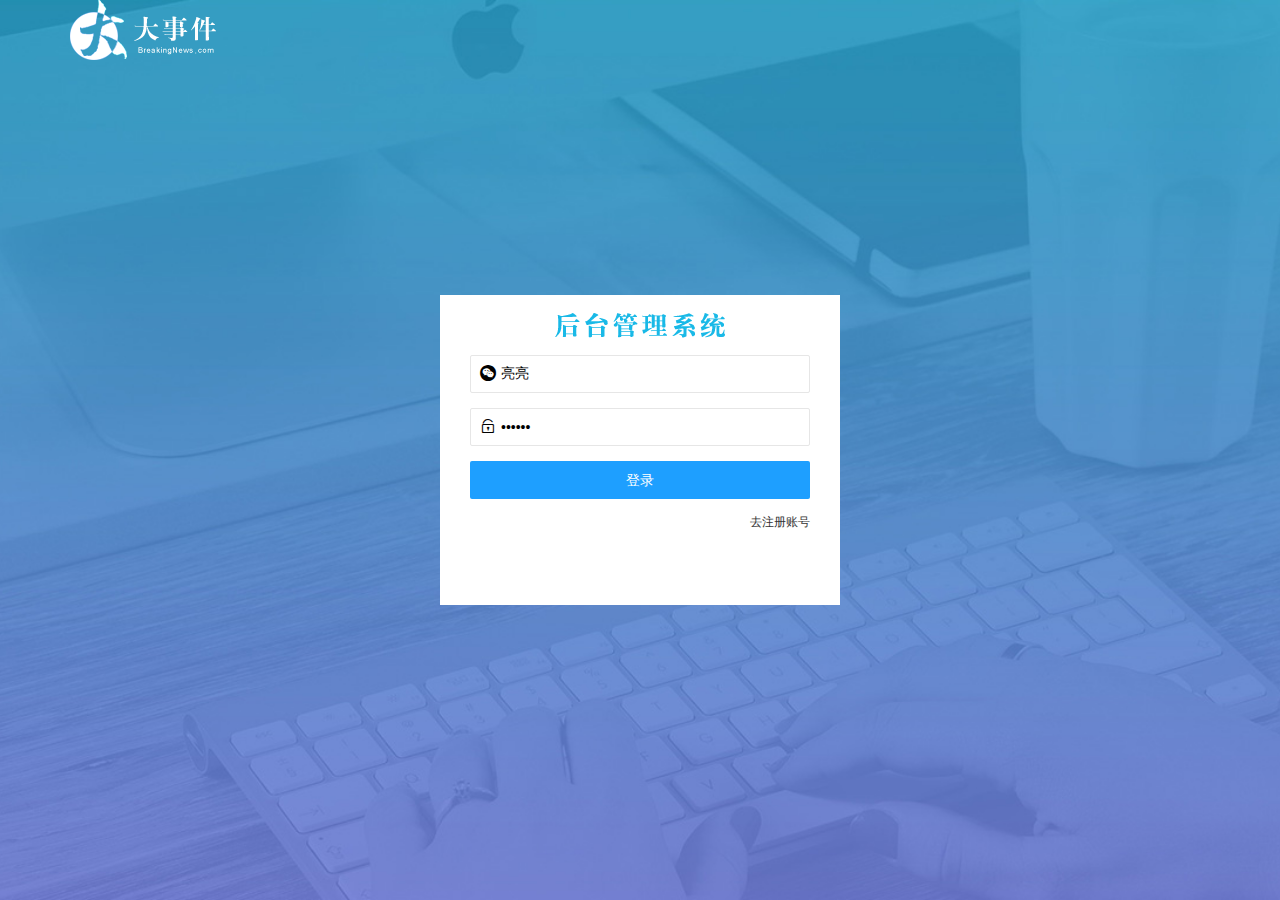
<file: login.html>
<!DOCTYPE html>
<html lang="en">

<head>
    <meta charset="UTF-8">
    <meta name="viewport" content="width=device-width, initial-scale=1.0">
    <title>登录</title>
    <link rel="stylesheet" href="./assets/lib/layui/css/layui.css">
    <link rel="stylesheet" href="./assets/css/login.css">
</head>

<body>
    <!-- 头部logo区域 -->
    <div class="layui-main">
        <img src="./assets/images/logo.png" alt="">
    </div>

    <!-- 登录区域 -->
    <div class="loginAndRegBox">
        <!-- 登录顶部图片天 -->
        <div class="title-box"></div>
        <!-- 登录的div -->
        <div class="login-box">
            <!-- 登录表单 -->
            <form class="layui-form" id="form_login">
                <!-- 用户名 -->
                <div class="layui-form-item">
                    <i class="layui-icon layui-icon-login-wechat"></i>
                    <input value="亮亮" type="text" name="username" required lay-verify="required" placeholder="请输入账号"
                        autocomplete="off" class="layui-input">
                </div>
                <!-- 密码 -->
                <div class="layui-form-item">
                    <i class="layui-icon layui-icon-password"></i>
                    <input value="111111" type="password" name="password" required lay-verify="required|pwd"
                        placeholder="请输入密码" autocomplete="off" class="layui-input">
                </div>
                <!-- 登录按钮 -->
                <div class="layui-form-item">
                    <!-- 注意：表单提交按钮和普通按钮的区别，就是 lay-submit 属性 -->
                    <button class="layui-btn layui-btn-fluid layui-btn-normal" lay-submit>登录</button>
                </div>
                <!-- 切换按钮 -->
                <div class="layui-form-item links">
                    <a href="javascript:;" id="link_reg">去注册账号</a>
                </div>

            </form>
        </div>
        <!-- 注册的div -->
        <div class="reg-box">
            <!-- 注册表单 -->
            <form class="layui-form" id="form_reg">
                <!-- 用户名 -->
                <div class="layui-form-item">
                    <i class="layui-icon layui-icon-release"></i>
                    <input type="text" name="username" required lay-verify="required" placeholder="请输入账号"
                        autocomplete="off" class="layui-input">
                </div>
                <!-- 密码 -->
                <div class="layui-form-item">
                    <i class="layui-icon layui-icon-password"></i>
                    <input id="reg-pwd" type="password" name="password" required lay-verify="required|pwd"
                        placeholder="请输入密码" autocomplete="off" class="layui-input">
                </div>
                <!-- 密码确认框 -->
                <div class="layui-form-item">
                    <i class="layui-icon layui-icon-password"></i>
                    <input type="password" name="password" required lay-verify="required|pwd|repwd" placeholder="再次确认密码"
                        autocomplete="off" class="layui-input">
                </div>
                <!-- 注册按钮 -->
                <div class="layui-form-item">
                    <!-- 注意：表单提交按钮和普通按钮的区别，就是 lay-submit 属性 -->
                    <button class="layui-btn layui-btn-fluid layui-btn-normal" lay-submit>注册</button>
                </div>
                <!-- 切换按钮 -->
                <div class="layui-form-item links">
                    <a href="javascript:;" id="link_login">去登录</a>
                </div>
            </form>
        </div>
    </div>
    <!-- 引入 layui.all.js -->
    <script src="./assets\lib\layui\layui.all.js"></script>
    <!-- 导入jqreuy -->
    <script src="./assets/lib/jquery.js"></script>
    <!-- jquery之后 自己逻辑之前 引入公共的路径过滤 -->
    <script src="./assets/js/baseAPI.js"></script>
    <!-- 引入登录页面逻辑 -->
    <script src="./assets/js/login.js"></script>
</body>

</html>
</file>
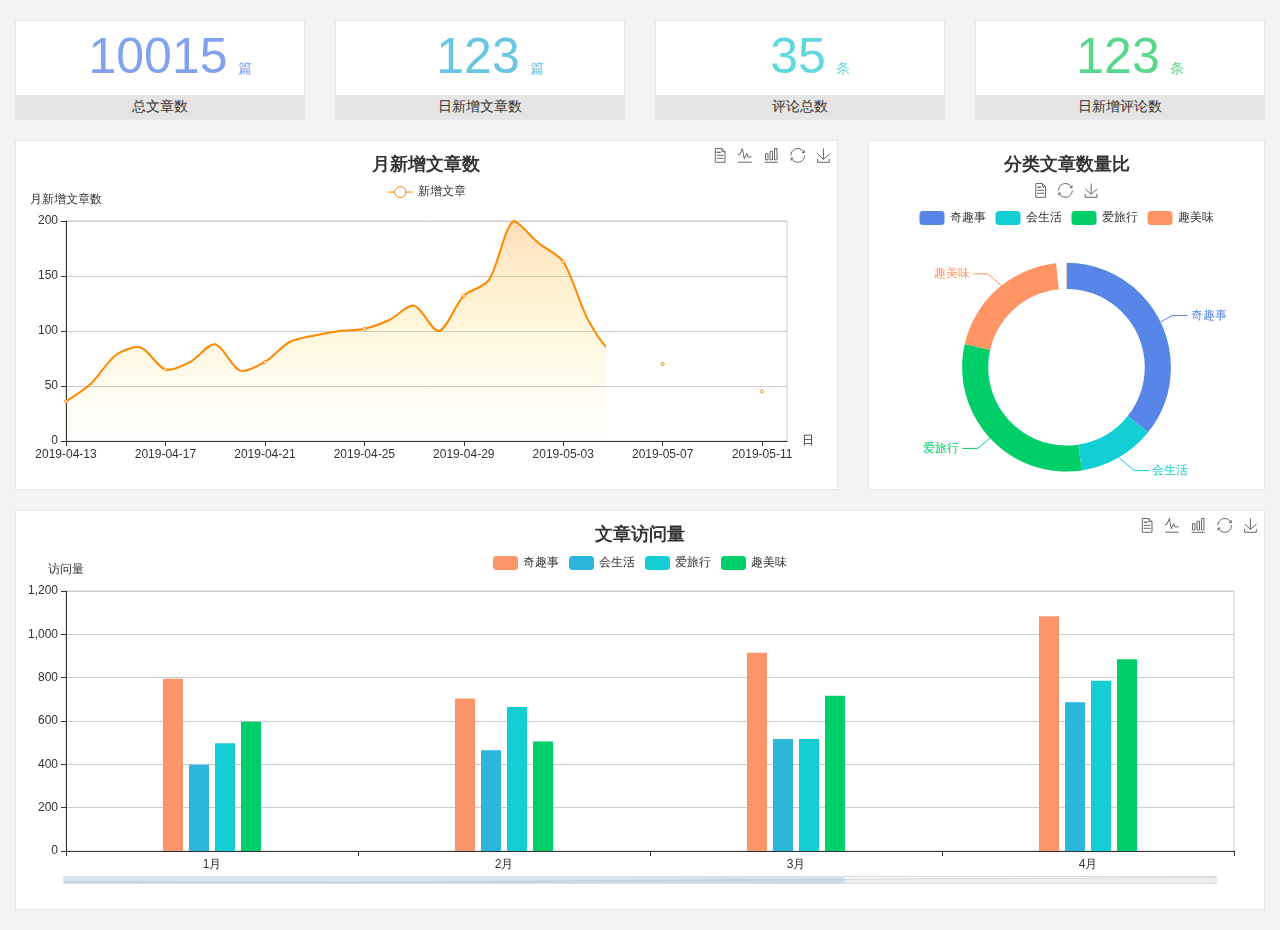
<file: home/dashboard.html>
<!DOCTYPE html>
<html lang="en">

<head>
  <meta charset="UTF-8">
  <meta name="viewport" content="width=device-width, initial-scale=1.0">
  <meta http-equiv="X-UA-Compatible" content="ie=edge">
  <title>图表统计</title>
  <link rel="stylesheet" href="../../assets/lib/bootstrap.css" />
  <link rel="stylesheet" href="../../assets/lib/main.css" />
  <script src="../../assets/lib/jquery.js"></script>
  <script type="text/javascript" src="../../assets/lib/echarts.min.js"></script>
</head>

<body>
  <div class="container-fluid">
    <div class="row spannel_list">
      <div class="col-sm-3 col-xs-6">
        <div class="spannel">
          <em>10015</em><span>篇</span>
          <b>总文章数</b>
        </div>
      </div>
      <div class="col-sm-3 col-xs-6">
        <div class="spannel scolor01">
          <em>123</em><span>篇</span>
          <b>日新增文章数</b>
        </div>
      </div>
      <div class="col-sm-3 col-xs-6">
        <div class="spannel scolor02">
          <em>35</em><span>条</span>
          <b>评论总数</b>
        </div>
      </div>
      <div class="col-sm-3 col-xs-6">
        <div class="spannel scolor03">
          <em>123</em><span>条</span>
          <b>日新增评论数</b>
        </div>
      </div>
    </div>
  </div>

  <div class="container-fluid">
    <div class="row curve-pie">
      <div class="col-lg-8 col-md-8">
        <div class="gragh_pannel" id="curve_show"></div>
      </div>
      <div class="col-lg-4 col-md-4">
        <div class="gragh_pannel" id="pie_show"></div>
      </div>
    </div>
  </div>

  <div class="container-fluid">
    <div class="column_pannel" id="column_show"></div>
  </div>

  <script>
    var oChart = echarts.init(document.getElementById('curve_show'));
    var aList_all = [
      { 'count': 36, 'date': '2019-04-13' },
      { 'count': 52, 'date': '2019-04-14' },
      { 'count': 78, 'date': '2019-04-15' },
      { 'count': 85, 'date': '2019-04-16' },
      { 'count': 65, 'date': '2019-04-17' },
      { 'count': 72, 'date': '2019-04-18' },
      { 'count': 88, 'date': '2019-04-19' },
      { 'count': 64, 'date': '2019-04-20' },
      { 'count': 72, 'date': '2019-04-21' },
      { 'count': 90, 'date': '2019-04-22' },
      { 'count': 96, 'date': '2019-04-23' },
      { 'count': 100, 'date': '2019-04-24' },
      { 'count': 102, 'date': '2019-04-25' },
      { 'count': 110, 'date': '2019-04-26' },
      { 'count': 123, 'date': '2019-04-27' },
      { 'count': 100, 'date': '2019-04-28' },
      { 'count': 132, 'date': '2019-04-29' },
      { 'count': 146, 'date': '2019-04-30' },
      { 'count': 200, 'date': '2019-05-01' },
      { 'count': 180, 'date': '2019-05-02' },
      { 'count': 163, 'date': '2019-05-03' },
      { 'count': 110, 'date': '2019-05-04' },
      { 'count': 80, 'date': '2019-05-05' },
      { 'count': 82, 'date': '2019-05-06' },
      { 'count': 70, 'date': '2019-05-07' },
      { 'count': 65, 'date': '2019-05-08' },
      { 'count': 54, 'date': '2019-05-09' },
      { 'count': 40, 'date': '2019-05-10' },
      { 'count': 45, 'date': '2019-05-11' },
      { 'count': 38, 'date': '2019-05-12' },
    ];

    let aCount = [];
    let aDate = [];

    for (var i = 0; i < aList_all.length; i++) {
      aCount.push(aList_all[i].count);
      aDate.push(aList_all[i].date);
    }

    var chartopt = {
      title: {
        text: '月新增文章数',
        left: 'center',
        top: '10'
      },
      tooltip: {
        trigger: 'axis'
      },
      legend: {
        data: ['新增文章'],
        top: '40'
      },
      toolbox: {
        show: true,
        feature: {
          mark: { show: true },
          dataView: { show: true, readOnly: false },
          magicType: { show: true, type: ['line', 'bar'] },
          restore: { show: true },
          saveAsImage: { show: true }
        }
      },
      calculable: true,
      xAxis: [
        {
          name: '日',
          type: 'category',
          boundaryGap: false,
          data: aDate
        }
      ],
      yAxis: [
        {
          name: '月新增文章数',
          type: 'value'
        }
      ],
      series: [
        {
          name: '新增文章',
          type: 'line',
          smooth: true,
          itemStyle: { normal: { areaStyle: { type: 'default' }, color: '#f80' }, lineStyle: { color: '#f80' } },
          data: aCount
        }],
      areaStyle: {
        normal: {
          color: new echarts.graphic.LinearGradient(0, 0, 0, 1, [{
            offset: 0,
            color: 'rgba(255,136,0,0.39)'
          }, {
            offset: .34,
            color: 'rgba(255,180,0,0.25)'
          }, {
            offset: 1,
            color: 'rgba(255,222,0,0.00)'
          }])

        }
      },
      grid: {
        show: true,
        x: 50,
        x2: 50,
        y: 80,
        height: 220
      }
    };

    oChart.setOption(chartopt);


    var oPie = echarts.init(document.getElementById('pie_show'));
    var oPieopt =
    {
      title: {
        top: 10,
        text: '分类文章数量比',
        x: 'center'
      },
      tooltip: {
        trigger: 'item',
        formatter: "{a} <br/>{b} : {c} ({d}%)"
      },
      color: ['#5885e8', '#13cfd5', '#00ce68', '#ff9565'],
      legend: {
        x: 'center',
        top: 65,
        data: ['奇趣事', '会生活', '爱旅行', '趣美味']
      },
      toolbox: {
        show: true,
        x: 'center',
        top: 35,
        feature: {
          mark: { show: true },
          dataView: { show: true, readOnly: false },
          magicType: {
            show: true,
            type: ['pie', 'funnel'],
            option: {
              funnel: {
                x: '25%',
                width: '50%',
                funnelAlign: 'left',
                max: 1548
              }
            }
          },
          restore: { show: true },
          saveAsImage: { show: true }
        }
      },
      calculable: true,
      series: [
        {
          name: '访问来源',
          type: 'pie',
          radius: ['45%', '60%'],
          center: ['50%', '65%'],
          data: [
            { value: 300, name: '奇趣事' },
            { value: 100, name: '会生活' },
            { value: 260, name: '爱旅行' },
            { value: 180, name: '趣美味' }
          ]
        }
      ]
    };
    oPie.setOption(oPieopt);



    var oColumn = this.echarts.init(document.getElementById('column_show'));
    var oColumnopt =
    {
      title: {
        text: '文章访问量',
        left: 'center',
        top: '10'
      },
      tooltip: {
        trigger: 'axis'
      },
      legend: {
        data: ['奇趣事', '会生活', '爱旅行', '趣美味'],
        top: '40'
      },
      toolbox: {
        show: true,
        feature: {
          mark: { show: true },
          dataView: { show: true, readOnly: false },
          magicType: { show: true, type: ['line', 'bar'] },
          restore: { show: true },
          saveAsImage: { show: true }
        }
      },
      calculable: true,
      xAxis: [
        {
          type: 'category',
          data: ['1月', '2月', '3月', '4月', '5月']
        }
      ],
      yAxis: [
        {
          name: '访问量',
          type: 'value'
        }
      ],
      series: [
        {
          name: '奇趣事',
          type: 'bar',
          barWidth: 20,
          itemStyle: {
            normal: { areaStyle: { type: 'default' }, color: '#fd956a' }
          },
          data: [800, 708, 920, 1090, 1200]
        },
        {
          name: '会生活',
          type: 'bar',
          barWidth: 20,
          itemStyle: {
            normal: { areaStyle: { type: 'default' }, color: '#2bb6db' }
          },
          data: [400, 468, 520, 690, 800]
        },
        {
          name: '爱旅行',
          type: 'bar',
          barWidth: 20,
          itemStyle: {
            normal: { areaStyle: { type: 'default' }, color: '#13cfd5' }
          },
          data: [500, 668, 520, 790, 900]
        },
        {
          name: '趣美味',
          type: 'bar',
          barWidth: 20,
          itemStyle: {
            normal: { areaStyle: { type: 'default' }, color: '#00ce68' }
          },
          data: [600, 508, 720, 890, 1000]
        }
      ],
      grid: {
        show: true,
        x: 50,
        x2: 30,
        y: 80,
        height: 260
      },
      dataZoom: [//给x轴设置滚动条
        {
          start: 0,//默认为0
          end: 100 - 1000 / 31,//默认为100
          type: 'slider',
          show: true,
          xAxisIndex: [0],
          handleSize: 0,//滑动条的 左右2个滑动条的大小
          height: 8,//组件高度
          left: 45, //左边的距离
          right: 50,//右边的距离
          bottom: 26,//右边的距离
          handleColor: '#ddd',//h滑动图标的颜色
          handleStyle: {
            borderColor: "#cacaca",
            borderWidth: "1",
            shadowBlur: 2,
            background: "#ddd",
            shadowColor: "#ddd",
          }
        }]
    };
    oColumn.setOption(oColumnopt);
  </script>
</body>

</html>
</file>
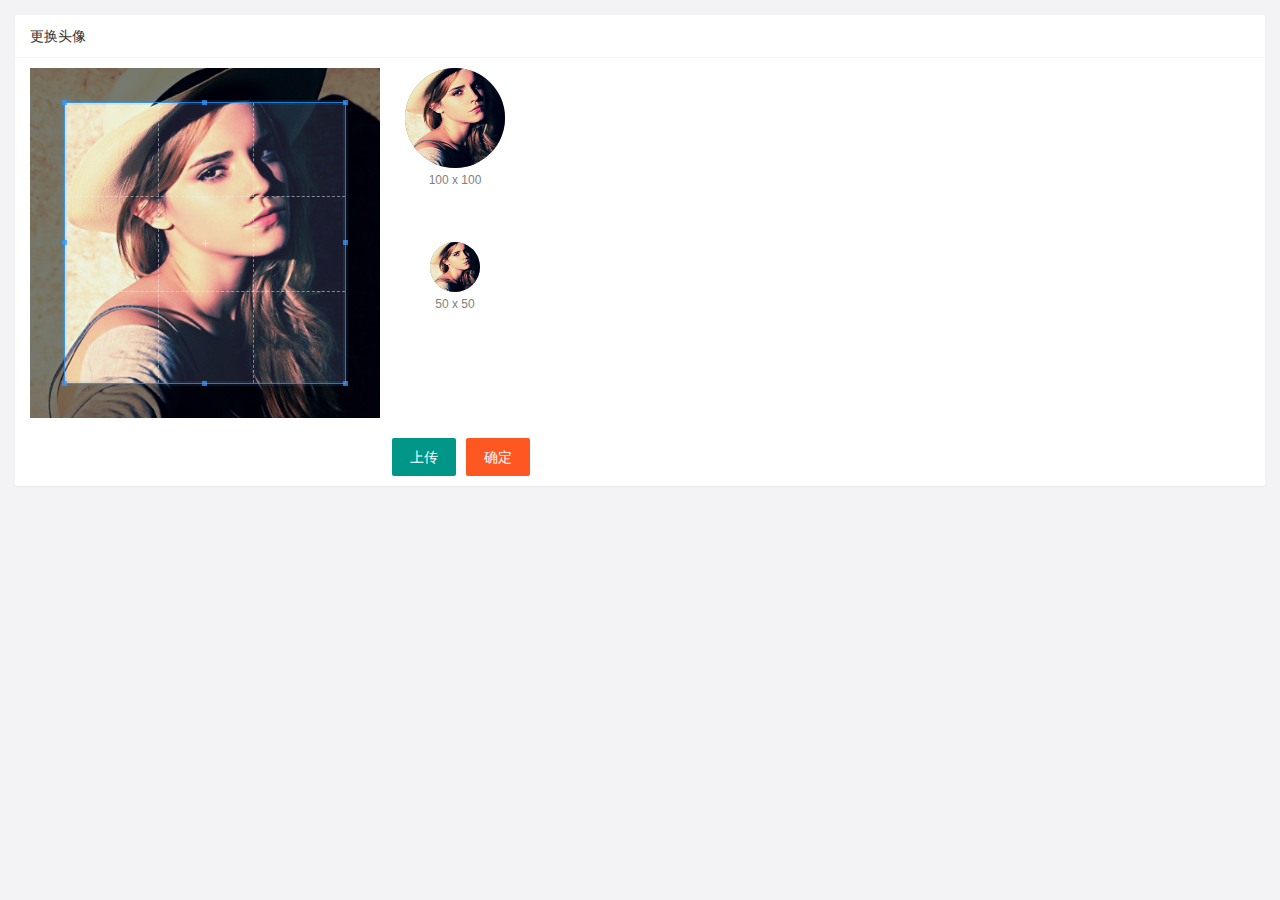
<file: user/user_avatat.html>
<!DOCTYPE html>
<html lang="en">

<head>
    <meta charset="UTF-8">
    <meta name="viewport" content="width=device-width, initial-scale=1.0">
    <title>Document</title>
    <!-- 导入layui的样式 -->
    <link rel="stylesheet" href="../assets/lib/layui/css/layui.css">
    <link rel="stylesheet" href="../assets/lib/cropper/cropper.css">
    <!-- 导入自己的css -->
    <link rel="stylesheet" href="../assets/css/user/user_avatar.css">
</head>

<body>
    <!-- 卡片区域 -->
    <div class="layui-card">
        <div class="layui-card-header">更换头像</div>
        <div class="layui-card-body">
            <!-- 表单 -->
            <!-- 第一行的图片裁剪和预览区域 -->
            <div class="row1">
                <!-- 图片裁剪区域 -->
                <div class="cropper-box">
                    <!-- 这个 img 标签很重要，将来会把它初始化为裁剪区域 -->
                    <img id="image" src="/assets/images/sample.jpg" />
                </div>
                <!-- 图片的预览区域 -->
                <div class="preview-box">
                    <div>
                        <!-- 宽高为 100px 的预览区域 -->
                        <div class="img-preview w100"></div>
                        <p class="size">100 x 100</p>
                    </div>
                    <div>
                        <!-- 宽高为 50px 的预览区域 -->
                        <div class="img-preview w50"></div>
                        <p class="size">50 x 50</p>
                    </div>
                </div>
            </div>

            <!-- 第二行的按钮区域 -->
            <div class="row2">
                <!-- 通过 accept 属性，可以指定，允许用户选择什么类型的文件 -->
                <input type="file" id="file" accept="image/png,image/jpeg">
                <button type="button" class="layui-btn" id="btnChooseImage">上传</button>
                <button type="button" class="layui-btn layui-btn-danger" id="btnUpload">确定</button>
            </div>
        </div>
    </div>

    <script src="../assets/lib/layui/layui.all.js"></script>
    <script src="../assets/lib/jquery.js"></script>
    <script src="../assets/lib/cropper/Cropper.js"></script>
    <script src="../assets/lib/cropper/jquery-cropper.js"></script>
    <script src="../assets/js/baseAPI.js"></script>
    <script src="../assets/js/user/user_avatar.js"></script>
</body>

</html>
</file>
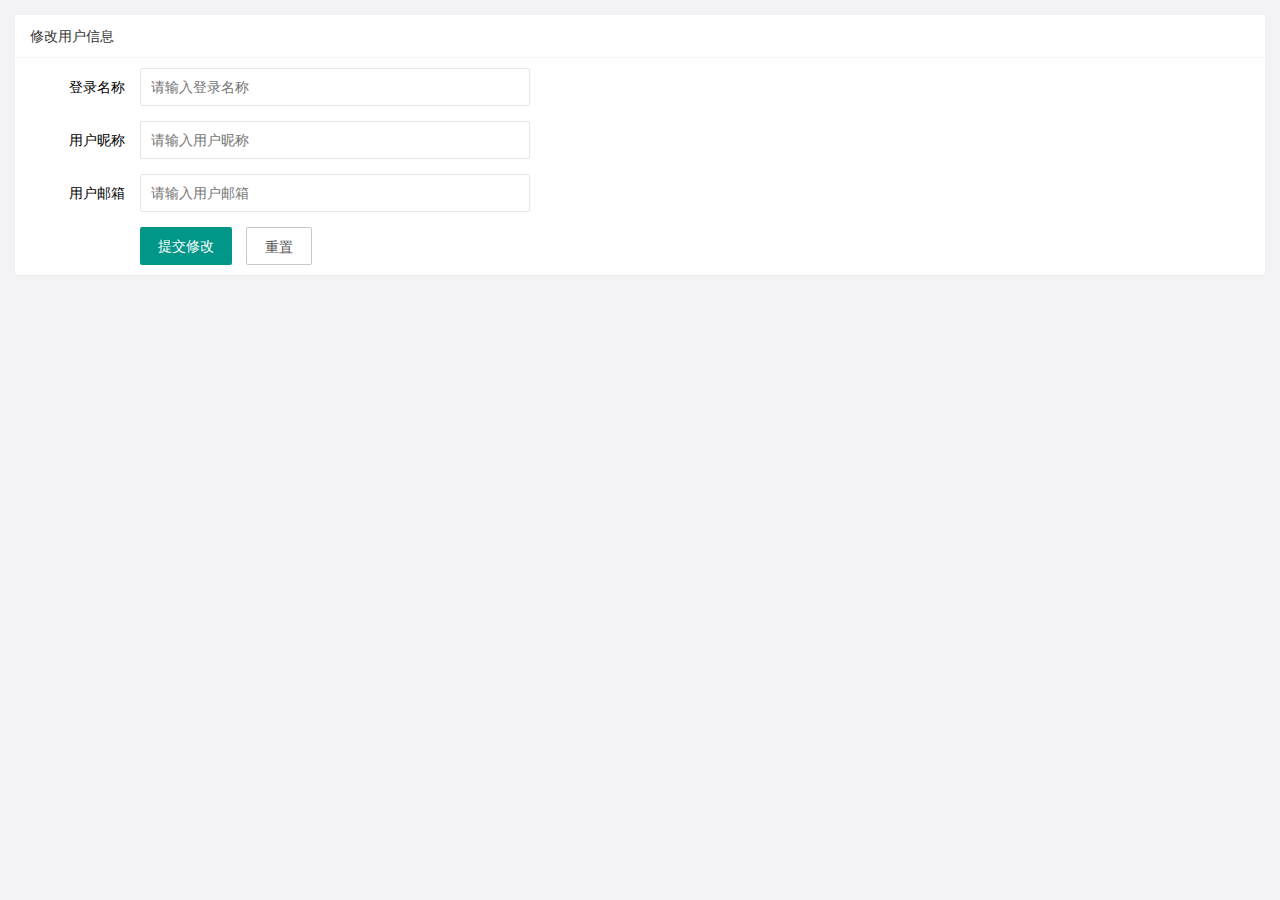
<file: user/user_info.html>
<!DOCTYPE html>
<html lang="en">

<head>
    <meta charset="UTF-8">
    <meta name="viewport" content="width=device-width, initial-scale=1.0">
    <title>Document</title>
    <!-- 导入layui的样式 -->
    <link rel="stylesheet" href="../assets/lib/layui/css/layui.css">
    <!-- 导入自己的css -->
    <link rel="stylesheet" href="../assets/css/user/user_info.css">
</head>

<body>
    <!-- 卡片区域 -->
    <div class="layui-card">
        <div class="layui-card-header">修改用户信息</div>
        <div class="layui-card-body">
            <!-- 表单 -->
            <form class="layui-form" lay-filter="formUserInfo">
                <!-- 隐藏域 -->
                <input type="hidden" name="id" value="">
                <div class="layui-form-item">
                    <label class="layui-form-label">登录名称</label>
                    <div class="layui-input-block">
                        <input type="text" name="username" required lay-verify="required" placeholder="请输入登录名称"
                            autocomplete="off" class="layui-input" readonly>
                    </div>
                </div>
                <div class="layui-form-item">
                    <label class="layui-form-label">用户昵称</label>
                    <div class="layui-input-block">
                        <input type="text" name="nickname" required lay-verify="required|nickname" placeholder="请输入用户昵称"
                            autocomplete="off" class="layui-input">
                    </div>
                </div>
                <div class="layui-form-item">
                    <label class="layui-form-label">用户邮箱</label>
                    <div class="layui-input-block">
                        <input type="text" name="email" required lay-verify="required|email" placeholder="请输入用户邮箱"
                            autocomplete="off" class="layui-input">
                    </div>
                </div>
                <div class="layui-input-block">
                    <button class="layui-btn" lay-submit lay-filter="formDemo">提交修改</button>
                    <button type="reset" id="btnReset" class="layui-btn layui-btn-primary">重置</button>
                </div>
            </form>
        </div>
    </div>


    <!-- 导入layui的js -->
    <script src="../assets/lib/layui/layui.all.js"></script>
    <!-- 导入jqreuy.js -->
    <script src="../assets/lib/jquery.js"></script>
    <!-- 导入自己封装的baseAPI.js -->
    <script src="../assets/js/baseAPI.js"></script>
    <!-- 导入自己的js -->
    <script src="../assets/js/user/user_info.js"></script>
</body>

</html>
</file>
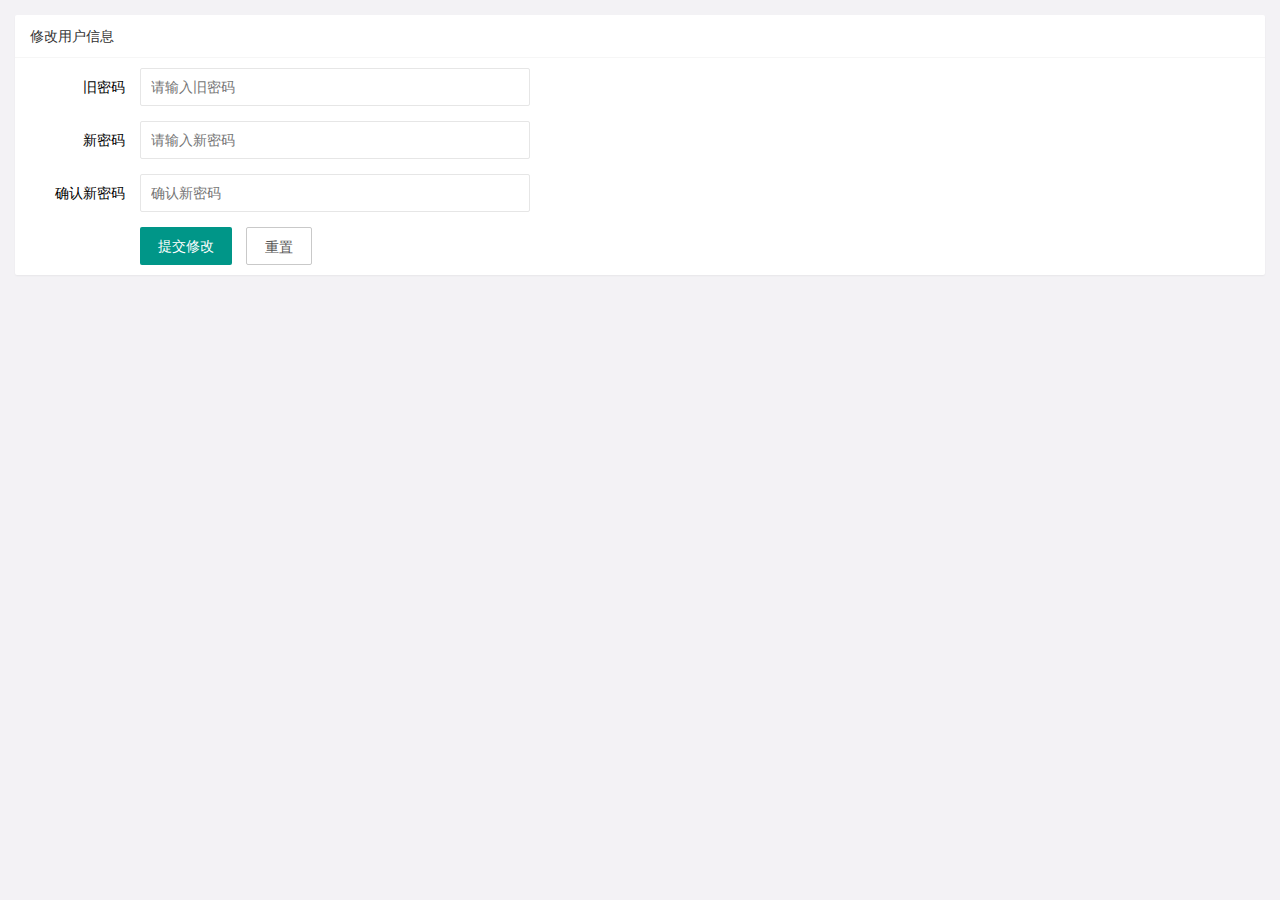
<file: user/user_pwd.html>
<!DOCTYPE html>
<html lang="en">

<head>
    <meta charset="UTF-8">
    <meta name="viewport" content="width=device-width, initial-scale=1.0">
    <title>Document</title>
    <!-- 导入layui的样式 -->
    <link rel="stylesheet" href="../assets/lib/layui/css/layui.css">
    <!-- 导入自己的css -->
    <link rel="stylesheet" href="../assets/css/user/user_pwd.css">
</head>

<body>
    <!-- 卡片区域 -->
    <div class="layui-card">
        <div class="layui-card-header">修改用户信息</div>
        <div class="layui-card-body">
            <!-- 表单 -->
            <form class="layui-form">
                <div class="layui-form-item">
                    <label class="layui-form-label">旧密码</label>
                    <div class="layui-input-block">
                        <input type="password" name="oldPwd" required lay-verify="required|pwd" placeholder="请输入旧密码"
                            autocomplete="off" class="layui-input">
                    </div>
                </div>
                <div class="layui-form-item">
                    <label class="layui-form-label">新密码</label>
                    <div class="layui-input-block">
                        <input type="password" name="newPwd" required lay-verify="required|pwd|samePwd"
                            placeholder="请输入新密码" autocomplete="off" class="layui-input">
                    </div>
                </div>
                <div class="layui-form-item">
                    <label class="layui-form-label">确认新密码</label>
                    <div class="layui-input-block">
                        <input type="password" name="rePwd" required lay-verify="required|pwd|rePwd" placeholder="确认新密码"
                            autocomplete="off" class="layui-input">
                    </div>
                </div>
                <div class="layui-input-block">
                    <button class="layui-btn" lay-submit lay-filter="formDemo">提交修改</button>
                    <button type="reset" id="btnReset" class="layui-btn layui-btn-primary">重置</button>
                </div>
            </form>
        </div>
    </div>


    <!-- 导入layui的js -->
    <script src="../assets/lib/layui/layui.all.js"></script>
    <!-- 导入jqreuy.js -->
    <script src="../assets/lib/jquery.js"></script>
    <!-- 导入自己封装的baseAPI.js -->
    <script src="../assets/js/baseAPI.js"></script>
    <!-- 导入自己的js -->
    <script src="../assets/js/user/user_pwd.js"></script>
</body>

</html>
</file>
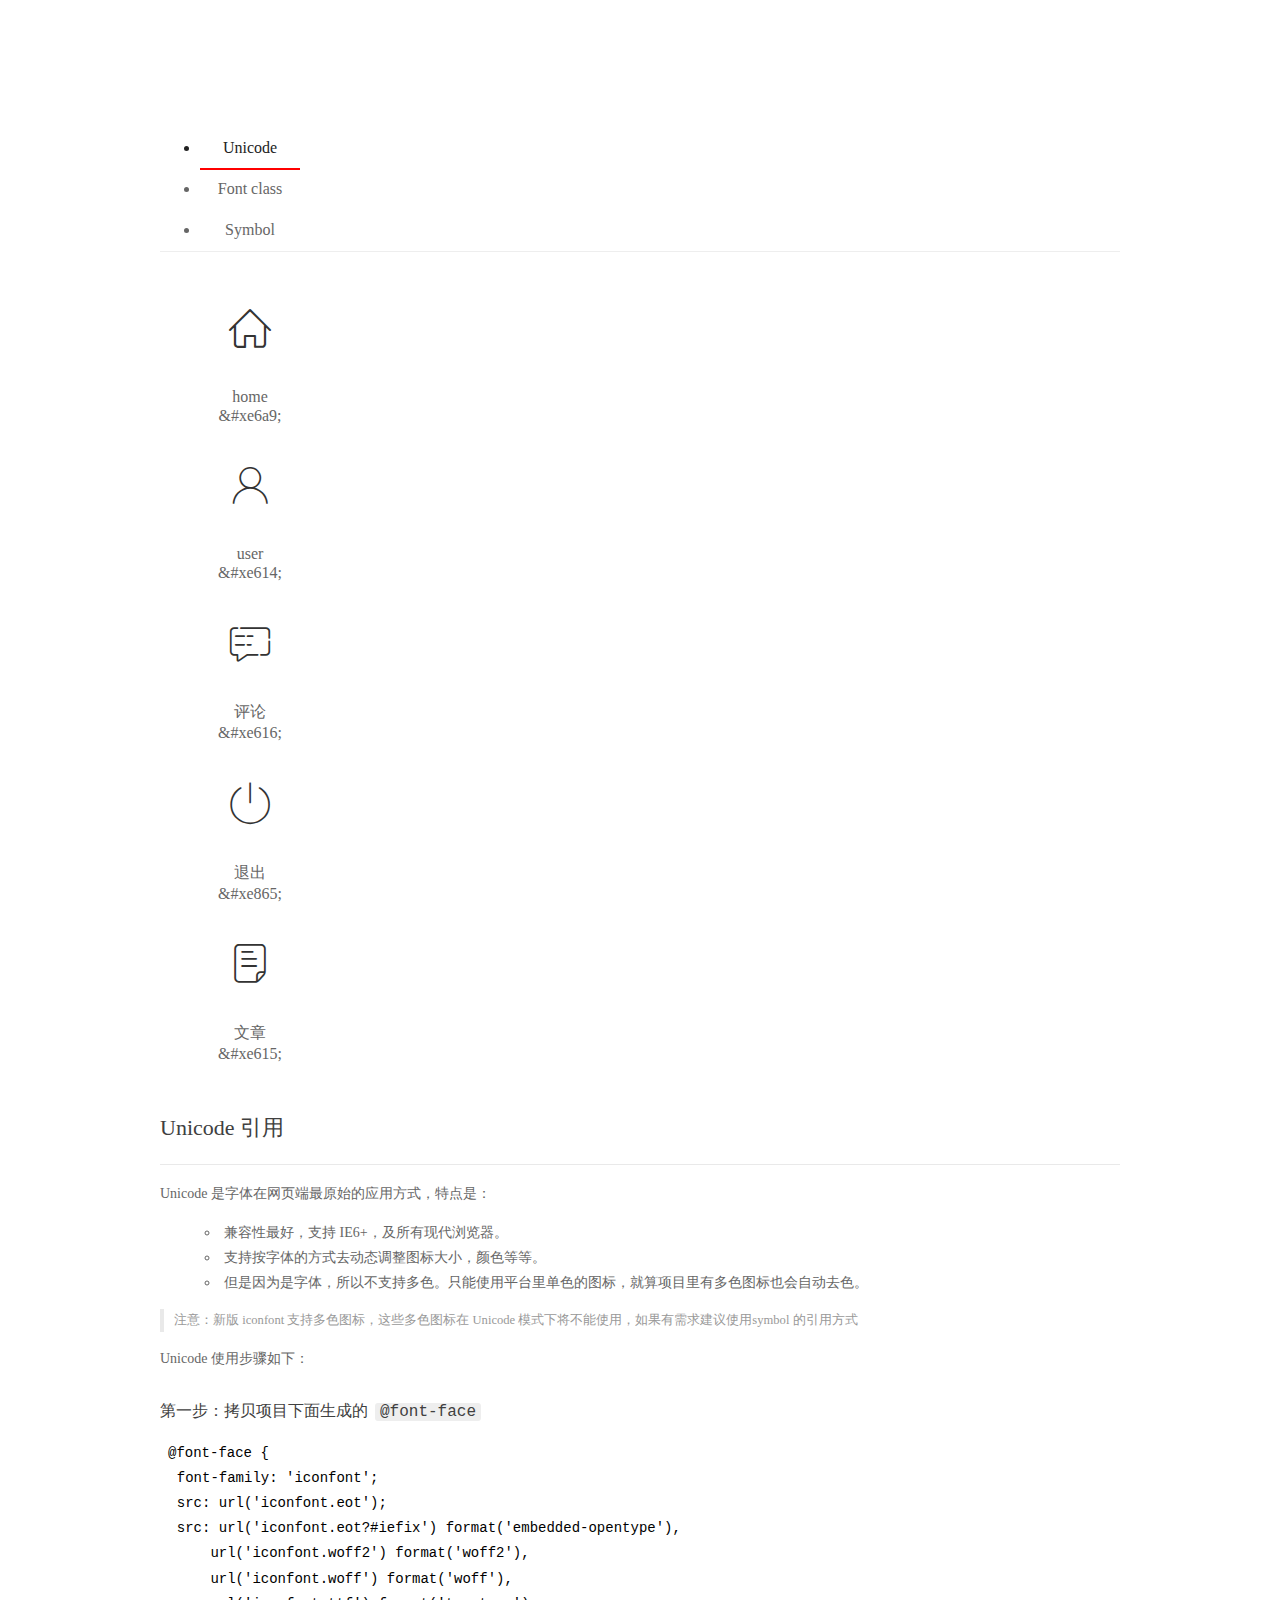
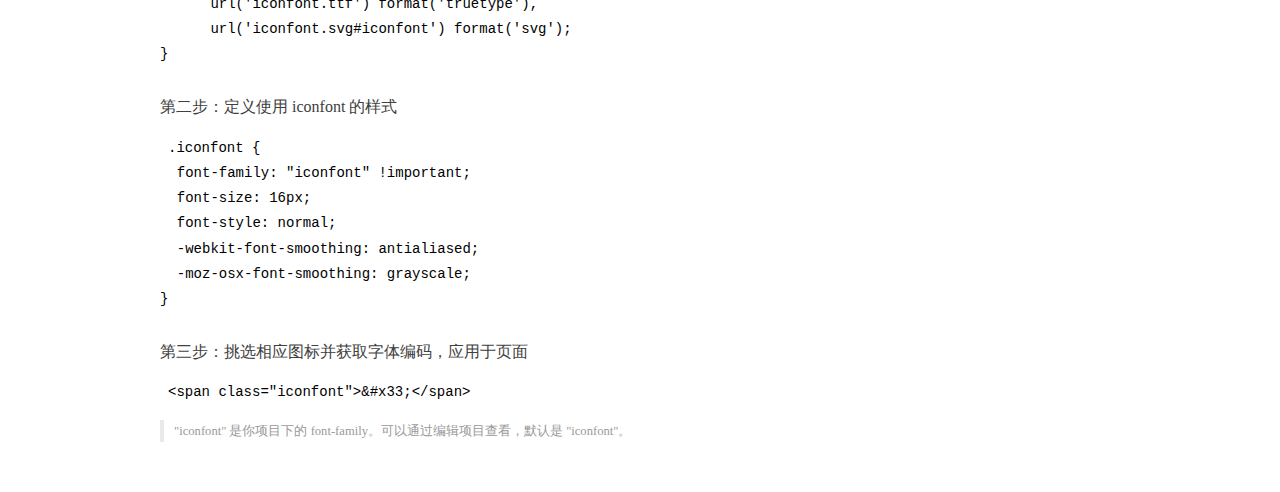
<file: assets/fonts/demo_index.html>
<!DOCTYPE html>
<html>
<head>
  <meta charset="utf-8"/>
  <title>IconFont Demo</title>
  <link rel="shortcut icon" href="https://gtms04.alicdn.com/tps/i4/TB1_oz6GVXXXXaFXpXXJDFnIXXX-64-64.ico" type="image/x-icon"/>
  <link rel="stylesheet" href="https://g.alicdn.com/thx/cube/1.3.2/cube.min.css">
  <link rel="stylesheet" href="demo.css">
  <link rel="stylesheet" href="iconfont.css">
  <script src="iconfont.js"></script>
  <!-- jQuery -->
  <script src="https://a1.alicdn.com/oss/uploads/2018/12/26/7bfddb60-08e8-11e9-9b04-53e73bb6408b.js"></script>
  <!-- 代码高亮 -->
  <script src="https://a1.alicdn.com/oss/uploads/2018/12/26/a3f714d0-08e6-11e9-8a15-ebf944d7534c.js"></script>
</head>
<body>
  <div class="main">
    <h1 class="logo"><a href="https://www.iconfont.cn/" title="iconfont 首页" target="_blank">&#xe86b;</a></h1>
    <div class="nav-tabs">
      <ul id="tabs" class="dib-box">
        <li class="dib active"><span>Unicode</span></li>
        <li class="dib"><span>Font class</span></li>
        <li class="dib"><span>Symbol</span></li>
      </ul>
      
    </div>
    <div class="tab-container">
      <div class="content unicode" style="display: block;">
          <ul class="icon_lists dib-box">
          
            <li class="dib">
              <span class="icon iconfont">&#xe6a9;</span>
                <div class="name">home</div>
                <div class="code-name">&amp;#xe6a9;</div>
              </li>
          
            <li class="dib">
              <span class="icon iconfont">&#xe614;</span>
                <div class="name">user</div>
                <div class="code-name">&amp;#xe614;</div>
              </li>
          
            <li class="dib">
              <span class="icon iconfont">&#xe616;</span>
                <div class="name">评论</div>
                <div class="code-name">&amp;#xe616;</div>
              </li>
          
            <li class="dib">
              <span class="icon iconfont">&#xe865;</span>
                <div class="name">退出</div>
                <div class="code-name">&amp;#xe865;</div>
              </li>
          
            <li class="dib">
              <span class="icon iconfont">&#xe615;</span>
                <div class="name">文章</div>
                <div class="code-name">&amp;#xe615;</div>
              </li>
          
          </ul>
          <div class="article markdown">
          <h2 id="unicode-">Unicode 引用</h2>
          <hr>

          <p>Unicode 是字体在网页端最原始的应用方式，特点是：</p>
          <ul>
            <li>兼容性最好，支持 IE6+，及所有现代浏览器。</li>
            <li>支持按字体的方式去动态调整图标大小，颜色等等。</li>
            <li>但是因为是字体，所以不支持多色。只能使用平台里单色的图标，就算项目里有多色图标也会自动去色。</li>
          </ul>
          <blockquote>
            <p>注意：新版 iconfont 支持多色图标，这些多色图标在 Unicode 模式下将不能使用，如果有需求建议使用symbol 的引用方式</p>
          </blockquote>
          <p>Unicode 使用步骤如下：</p>
          <h3 id="-font-face">第一步：拷贝项目下面生成的 <code>@font-face</code></h3>
<pre><code class="language-css"
>@font-face {
  font-family: 'iconfont';
  src: url('iconfont.eot');
  src: url('iconfont.eot?#iefix') format('embedded-opentype'),
      url('iconfont.woff2') format('woff2'),
      url('iconfont.woff') format('woff'),
      url('iconfont.ttf') format('truetype'),
      url('iconfont.svg#iconfont') format('svg');
}
</code></pre>
          <h3 id="-iconfont-">第二步：定义使用 iconfont 的样式</h3>
<pre><code class="language-css"
>.iconfont {
  font-family: "iconfont" !important;
  font-size: 16px;
  font-style: normal;
  -webkit-font-smoothing: antialiased;
  -moz-osx-font-smoothing: grayscale;
}
</code></pre>
          <h3 id="-">第三步：挑选相应图标并获取字体编码，应用于页面</h3>
<pre>
<code class="language-html"
>&lt;span class="iconfont"&gt;&amp;#x33;&lt;/span&gt;
</code></pre>
          <blockquote>
            <p>"iconfont" 是你项目下的 font-family。可以通过编辑项目查看，默认是 "iconfont"。</p>
          </blockquote>
          </div>
      </div>
      <div class="content font-class">
        <ul class="icon_lists dib-box">
          
          <li class="dib">
            <span class="icon iconfont icon-home"></span>
            <div class="name">
              home
            </div>
            <div class="code-name">.icon-home
            </div>
          </li>
          
          <li class="dib">
            <span class="icon iconfont icon-user"></span>
            <div class="name">
              user
            </div>
            <div class="code-name">.icon-user
            </div>
          </li>
          
          <li class="dib">
            <span class="icon iconfont icon-pinglun"></span>
            <div class="name">
              评论
            </div>
            <div class="code-name">.icon-pinglun
            </div>
          </li>
          
          <li class="dib">
            <span class="icon iconfont icon-tuichu"></span>
            <div class="name">
              退出
            </div>
            <div class="code-name">.icon-tuichu
            </div>
          </li>
          
          <li class="dib">
            <span class="icon iconfont icon-16"></span>
            <div class="name">
              文章
            </div>
            <div class="code-name">.icon-16
            </div>
          </li>
          
        </ul>
        <div class="article markdown">
        <h2 id="font-class-">font-class 引用</h2>
        <hr>

        <p>font-class 是 Unicode 使用方式的一种变种，主要是解决 Unicode 书写不直观，语意不明确的问题。</p>
        <p>与 Unicode 使用方式相比，具有如下特点：</p>
        <ul>
          <li>兼容性良好，支持 IE8+，及所有现代浏览器。</li>
          <li>相比于 Unicode 语意明确，书写更直观。可以很容易分辨这个 icon 是什么。</li>
          <li>因为使用 class 来定义图标，所以当要替换图标时，只需要修改 class 里面的 Unicode 引用。</li>
          <li>不过因为本质上还是使用的字体，所以多色图标还是不支持的。</li>
        </ul>
        <p>使用步骤如下：</p>
        <h3 id="-fontclass-">第一步：引入项目下面生成的 fontclass 代码：</h3>
<pre><code class="language-html">&lt;link rel="stylesheet" href="./iconfont.css"&gt;
</code></pre>
        <h3 id="-">第二步：挑选相应图标并获取类名，应用于页面：</h3>
<pre><code class="language-html">&lt;span class="iconfont icon-xxx"&gt;&lt;/span&gt;
</code></pre>
        <blockquote>
          <p>"
            iconfont" 是你项目下的 font-family。可以通过编辑项目查看，默认是 "iconfont"。</p>
        </blockquote>
      </div>
      </div>
      <div class="content symbol">
          <ul class="icon_lists dib-box">
          
            <li class="dib">
                <svg class="icon svg-icon" aria-hidden="true">
                  <use xlink:href="#icon-home"></use>
                </svg>
                <div class="name">home</div>
                <div class="code-name">#icon-home</div>
            </li>
          
            <li class="dib">
                <svg class="icon svg-icon" aria-hidden="true">
                  <use xlink:href="#icon-user"></use>
                </svg>
                <div class="name">user</div>
                <div class="code-name">#icon-user</div>
            </li>
          
            <li class="dib">
                <svg class="icon svg-icon" aria-hidden="true">
                  <use xlink:href="#icon-pinglun"></use>
                </svg>
                <div class="name">评论</div>
                <div class="code-name">#icon-pinglun</div>
            </li>
          
            <li class="dib">
                <svg class="icon svg-icon" aria-hidden="true">
                  <use xlink:href="#icon-tuichu"></use>
                </svg>
                <div class="name">退出</div>
                <div class="code-name">#icon-tuichu</div>
            </li>
          
            <li class="dib">
                <svg class="icon svg-icon" aria-hidden="true">
                  <use xlink:href="#icon-16"></use>
                </svg>
                <div class="name">文章</div>
                <div class="code-name">#icon-16</div>
            </li>
          
          </ul>
          <div class="article markdown">
          <h2 id="symbol-">Symbol 引用</h2>
          <hr>

          <p>这是一种全新的使用方式，应该说这才是未来的主流，也是平台目前推荐的用法。相关介绍可以参考这篇<a href="">文章</a>
            这种用法其实是做了一个 SVG 的集合，与另外两种相比具有如下特点：</p>
          <ul>
            <li>支持多色图标了，不再受单色限制。</li>
            <li>通过一些技巧，支持像字体那样，通过 <code>font-size</code>, <code>color</code> 来调整样式。</li>
            <li>兼容性较差，支持 IE9+，及现代浏览器。</li>
            <li>浏览器渲染 SVG 的性能一般，还不如 png。</li>
          </ul>
          <p>使用步骤如下：</p>
          <h3 id="-symbol-">第一步：引入项目下面生成的 symbol 代码：</h3>
<pre><code class="language-html">&lt;script src="./iconfont.js"&gt;&lt;/script&gt;
</code></pre>
          <h3 id="-css-">第二步：加入通用 CSS 代码（引入一次就行）：</h3>
<pre><code class="language-html">&lt;style&gt;
.icon {
  width: 1em;
  height: 1em;
  vertical-align: -0.15em;
  fill: currentColor;
  overflow: hidden;
}
&lt;/style&gt;
</code></pre>
          <h3 id="-">第三步：挑选相应图标并获取类名，应用于页面：</h3>
<pre><code class="language-html">&lt;svg class="icon" aria-hidden="true"&gt;
  &lt;use xlink:href="#icon-xxx"&gt;&lt;/use&gt;
&lt;/svg&gt;
</code></pre>
          </div>
      </div>

    </div>
  </div>
  <script>
  $(document).ready(function () {
      $('.tab-container .content:first').show()

      $('#tabs li').click(function (e) {
        var tabContent = $('.tab-container .content')
        var index = $(this).index()

        if ($(this).hasClass('active')) {
          return
        } else {
          $('#tabs li').removeClass('active')
          $(this).addClass('active')

          tabContent.hide().eq(index).fadeIn()
        }
      })
    })
  </script>
</body>
</html>
</file>
<file: assets/lib/layui/css/layui.css>
/** layui-v2.5.5 MIT License By https://www.layui.com */
 .layui-inline,img{display:inline-block;vertical-align:middle}h1,h2,h3,h4,h5,h6{font-weight:400}.layui-edge,.layui-header,.layui-inline,.layui-main{position:relative}.layui-body,.layui-edge,.layui-elip{overflow:hidden}.layui-btn,.layui-edge,.layui-inline,img{vertical-align:middle}.layui-btn,.layui-disabled,.layui-icon,.layui-unselect{-moz-user-select:none;-webkit-user-select:none;-ms-user-select:none}.layui-elip,.layui-form-checkbox span,.layui-form-pane .layui-form-label{text-overflow:ellipsis;white-space:nowrap}.layui-breadcrumb,.layui-tree-btnGroup{visibility:hidden}blockquote,body,button,dd,div,dl,dt,form,h1,h2,h3,h4,h5,h6,input,li,ol,p,pre,td,textarea,th,ul{margin:0;padding:0;-webkit-tap-highlight-color:rgba(0,0,0,0)}a:active,a:hover{outline:0}img{border:none}li{list-style:none}table{border-collapse:collapse;border-spacing:0}h4,h5,h6{font-size:100%}button,input,optgroup,option,select,textarea{font-family:inherit;font-size:inherit;font-style:inherit;font-weight:inherit;outline:0}pre{white-space:pre-wrap;white-space:-moz-pre-wrap;white-space:-pre-wrap;white-space:-o-pre-wrap;word-wrap:break-word}body{line-height:24px;font:14px Helvetica Neue,Helvetica,PingFang SC,Tahoma,Arial,sans-serif}hr{height:1px;margin:10px 0;border:0;clear:both}a{color:#333;text-decoration:none}a:hover{color:#777}a cite{font-style:normal;*cursor:pointer}.layui-border-box,.layui-border-box *{box-sizing:border-box}.layui-box,.layui-box *{box-sizing:content-box}.layui-clear{clear:both;*zoom:1}.layui-clear:after{content:'\20';clear:both;*zoom:1;display:block;height:0}.layui-inline{*display:inline;*zoom:1}.layui-edge{display:inline-block;width:0;height:0;border-width:6px;border-style:dashed;border-color:transparent}.layui-edge-top{top:-4px;border-bottom-color:#999;border-bottom-style:solid}.layui-edge-right{border-left-color:#999;border-left-style:solid}.layui-edge-bottom{top:2px;border-top-color:#999;border-top-style:solid}.layui-edge-left{border-right-color:#999;border-right-style:solid}.layui-disabled,.layui-disabled:hover{color:#d2d2d2!important;cursor:not-allowed!important}.layui-circle{border-radius:100%}.layui-show{display:block!important}.layui-hide{display:none!important}@font-face{font-family:layui-icon;src:url(../font/iconfont.eot?v=250);src:url(../font/iconfont.eot?v=250#iefix) format('embedded-opentype'),url(../font/iconfont.woff2?v=250) format('woff2'),url(../font/iconfont.woff?v=250) format('woff'),url(../font/iconfont.ttf?v=250) format('truetype'),url(../font/iconfont.svg?v=250#layui-icon) format('svg')}.layui-icon{font-family:layui-icon!important;font-size:16px;font-style:normal;-webkit-font-smoothing:antialiased;-moz-osx-font-smoothing:grayscale}.layui-icon-reply-fill:before{content:"\e611"}.layui-icon-set-fill:before{content:"\e614"}.layui-icon-menu-fill:before{content:"\e60f"}.layui-icon-search:before{content:"\e615"}.layui-icon-share:before{content:"\e641"}.layui-icon-set-sm:before{content:"\e620"}.layui-icon-engine:before{content:"\e628"}.layui-icon-close:before{content:"\1006"}.layui-icon-close-fill:before{content:"\1007"}.layui-icon-chart-screen:before{content:"\e629"}.layui-icon-star:before{content:"\e600"}.layui-icon-circle-dot:before{content:"\e617"}.layui-icon-chat:before{content:"\e606"}.layui-icon-release:before{content:"\e609"}.layui-icon-list:before{content:"\e60a"}.layui-icon-chart:before{content:"\e62c"}.layui-icon-ok-circle:before{content:"\1005"}.layui-icon-layim-theme:before{content:"\e61b"}.layui-icon-table:before{content:"\e62d"}.layui-icon-right:before{content:"\e602"}.layui-icon-left:before{content:"\e603"}.layui-icon-cart-simple:before{content:"\e698"}.layui-icon-face-cry:before{content:"\e69c"}.layui-icon-face-smile:before{content:"\e6af"}.layui-icon-survey:before{content:"\e6b2"}.layui-icon-tree:before{content:"\e62e"}.layui-icon-upload-circle:before{content:"\e62f"}.layui-icon-add-circle:before{content:"\e61f"}.layui-icon-download-circle:before{content:"\e601"}.layui-icon-templeate-1:before{content:"\e630"}.layui-icon-util:before{content:"\e631"}.layui-icon-face-surprised:before{content:"\e664"}.layui-icon-edit:before{content:"\e642"}.layui-icon-speaker:before{content:"\e645"}.layui-icon-down:before{content:"\e61a"}.layui-icon-file:before{content:"\e621"}.layui-icon-layouts:before{content:"\e632"}.layui-icon-rate-half:before{content:"\e6c9"}.layui-icon-add-circle-fine:before{content:"\e608"}.layui-icon-prev-circle:before{content:"\e633"}.layui-icon-read:before{content:"\e705"}.layui-icon-404:before{content:"\e61c"}.layui-icon-carousel:before{content:"\e634"}.layui-icon-help:before{content:"\e607"}.layui-icon-code-circle:before{content:"\e635"}.layui-icon-water:before{content:"\e636"}.layui-icon-username:before{content:"\e66f"}.layui-icon-find-fill:before{content:"\e670"}.layui-icon-about:before{content:"\e60b"}.layui-icon-location:before{content:"\e715"}.layui-icon-up:before{content:"\e619"}.layui-icon-pause:before{content:"\e651"}.layui-icon-date:before{content:"\e637"}.layui-icon-layim-uploadfile:before{content:"\e61d"}.layui-icon-delete:before{content:"\e640"}.layui-icon-play:before{content:"\e652"}.layui-icon-top:before{content:"\e604"}.layui-icon-friends:before{content:"\e612"}.layui-icon-refresh-3:before{content:"\e9aa"}.layui-icon-ok:before{content:"\e605"}.layui-icon-layer:before{content:"\e638"}.layui-icon-face-smile-fine:before{content:"\e60c"}.layui-icon-dollar:before{content:"\e659"}.layui-icon-group:before{content:"\e613"}.layui-icon-layim-download:before{content:"\e61e"}.layui-icon-picture-fine:before{content:"\e60d"}.layui-icon-link:before{content:"\e64c"}.layui-icon-diamond:before{content:"\e735"}.layui-icon-log:before{content:"\e60e"}.layui-icon-rate-solid:before{content:"\e67a"}.layui-icon-fonts-del:before{content:"\e64f"}.layui-icon-unlink:before{content:"\e64d"}.layui-icon-fonts-clear:before{content:"\e639"}.layui-icon-triangle-r:before{content:"\e623"}.layui-icon-circle:before{content:"\e63f"}.layui-icon-radio:before{content:"\e643"}.layui-icon-align-center:before{content:"\e647"}.layui-icon-align-right:before{content:"\e648"}.layui-icon-align-left:before{content:"\e649"}.layui-icon-loading-1:before{content:"\e63e"}.layui-icon-return:before{content:"\e65c"}.layui-icon-fonts-strong:before{content:"\e62b"}.layui-icon-upload:before{content:"\e67c"}.layui-icon-dialogue:before{content:"\e63a"}.layui-icon-video:before{content:"\e6ed"}.layui-icon-headset:before{content:"\e6fc"}.layui-icon-cellphone-fine:before{content:"\e63b"}.layui-icon-add-1:before{content:"\e654"}.layui-icon-face-smile-b:before{content:"\e650"}.layui-icon-fonts-html:before{content:"\e64b"}.layui-icon-form:before{content:"\e63c"}.layui-icon-cart:before{content:"\e657"}.layui-icon-camera-fill:before{content:"\e65d"}.layui-icon-tabs:before{content:"\e62a"}.layui-icon-fonts-code:before{content:"\e64e"}.layui-icon-fire:before{content:"\e756"}.layui-icon-set:before{content:"\e716"}.layui-icon-fonts-u:before{content:"\e646"}.layui-icon-triangle-d:before{content:"\e625"}.layui-icon-tips:before{content:"\e702"}.layui-icon-picture:before{content:"\e64a"}.layui-icon-more-vertical:before{content:"\e671"}.layui-icon-flag:before{content:"\e66c"}.layui-icon-loading:before{content:"\e63d"}.layui-icon-fonts-i:before{content:"\e644"}.layui-icon-refresh-1:before{content:"\e666"}.layui-icon-rmb:before{content:"\e65e"}.layui-icon-home:before{content:"\e68e"}.layui-icon-user:before{content:"\e770"}.layui-icon-notice:before{content:"\e667"}.layui-icon-login-weibo:before{content:"\e675"}.layui-icon-voice:before{content:"\e688"}.layui-icon-upload-drag:before{content:"\e681"}.layui-icon-login-qq:before{content:"\e676"}.layui-icon-snowflake:before{content:"\e6b1"}.layui-icon-file-b:before{content:"\e655"}.layui-icon-template:before{content:"\e663"}.layui-icon-auz:before{content:"\e672"}.layui-icon-console:before{content:"\e665"}.layui-icon-app:before{content:"\e653"}.layui-icon-prev:before{content:"\e65a"}.layui-icon-website:before{content:"\e7ae"}.layui-icon-next:before{content:"\e65b"}.layui-icon-component:before{content:"\e857"}.layui-icon-more:before{content:"\e65f"}.layui-icon-login-wechat:before{content:"\e677"}.layui-icon-shrink-right:before{content:"\e668"}.layui-icon-spread-left:before{content:"\e66b"}.layui-icon-camera:before{content:"\e660"}.layui-icon-note:before{content:"\e66e"}.layui-icon-refresh:before{content:"\e669"}.layui-icon-female:before{content:"\e661"}.layui-icon-male:before{content:"\e662"}.layui-icon-password:before{content:"\e673"}.layui-icon-senior:before{content:"\e674"}.layui-icon-theme:before{content:"\e66a"}.layui-icon-tread:before{content:"\e6c5"}.layui-icon-praise:before{content:"\e6c6"}.layui-icon-star-fill:before{content:"\e658"}.layui-icon-rate:before{content:"\e67b"}.layui-icon-template-1:before{content:"\e656"}.layui-icon-vercode:before{content:"\e679"}.layui-icon-cellphone:before{content:"\e678"}.layui-icon-screen-full:before{content:"\e622"}.layui-icon-screen-restore:before{content:"\e758"}.layui-icon-cols:before{content:"\e610"}.layui-icon-export:before{content:"\e67d"}.layui-icon-print:before{content:"\e66d"}.layui-icon-slider:before{content:"\e714"}.layui-icon-addition:before{content:"\e624"}.layui-icon-subtraction:before{content:"\e67e"}.layui-icon-service:before{content:"\e626"}.layui-icon-transfer:before{content:"\e691"}.layui-main{width:1140px;margin:0 auto}.layui-header{z-index:1000;height:60px}.layui-header a:hover{transition:all .5s;-webkit-transition:all .5s}.layui-side{position:fixed;left:0;top:0;bottom:0;z-index:999;width:200px;overflow-x:hidden}.layui-side-scroll{position:relative;width:220px;height:100%;overflow-x:hidden}.layui-body{position:absolute;left:200px;right:0;top:0;bottom:0;z-index:998;width:auto;overflow-y:auto;box-sizing:border-box}.layui-layout-body{overflow:hidden}.layui-layout-admin .layui-header{background-color:#23262E}.layui-layout-admin .layui-side{top:60px;width:200px;overflow-x:hidden}.layui-layout-admin .layui-body{position:fixed;top:60px;bottom:44px}.layui-layout-admin .layui-main{width:auto;margin:0 15px}.layui-layout-admin .layui-footer{position:fixed;left:200px;right:0;bottom:0;height:44px;line-height:44px;padding:0 15px;background-color:#eee}.layui-layout-admin .layui-logo{position:absolute;left:0;top:0;width:200px;height:100%;line-height:60px;text-align:center;color:#009688;font-size:16px}.layui-layout-admin .layui-header .layui-nav{background:0 0}.layui-layout-left{position:absolute!important;left:200px;top:0}.layui-layout-right{position:absolute!important;right:0;top:0}.layui-container{position:relative;margin:0 auto;padding:0 15px;box-sizing:border-box}.layui-fluid{position:relative;margin:0 auto;padding:0 15px}.layui-row:after,.layui-row:before{content:'';display:block;clear:both}.layui-col-lg1,.layui-col-lg10,.layui-col-lg11,.layui-col-lg12,.layui-col-lg2,.layui-col-lg3,.layui-col-lg4,.layui-col-lg5,.layui-col-lg6,.layui-col-lg7,.layui-col-lg8,.layui-col-lg9,.layui-col-md1,.layui-col-md10,.layui-col-md11,.layui-col-md12,.layui-col-md2,.layui-col-md3,.layui-col-md4,.layui-col-md5,.layui-col-md6,.layui-col-md7,.layui-col-md8,.layui-col-md9,.layui-col-sm1,.layui-col-sm10,.layui-col-sm11,.layui-col-sm12,.layui-col-sm2,.layui-col-sm3,.layui-col-sm4,.layui-col-sm5,.layui-col-sm6,.layui-col-sm7,.layui-col-sm8,.layui-col-sm9,.layui-col-xs1,.layui-col-xs10,.layui-col-xs11,.layui-col-xs12,.layui-col-xs2,.layui-col-xs3,.layui-col-xs4,.layui-col-xs5,.layui-col-xs6,.layui-col-xs7,.layui-col-xs8,.layui-col-xs9{position:relative;display:block;box-sizing:border-box}.layui-col-xs1,.layui-col-xs10,.layui-col-xs11,.layui-col-xs12,.layui-col-xs2,.layui-col-xs3,.layui-col-xs4,.layui-col-xs5,.layui-col-xs6,.layui-col-xs7,.layui-col-xs8,.layui-col-xs9{float:left}.layui-col-xs1{width:8.33333333%}.layui-col-xs2{width:16.66666667%}.layui-col-xs3{width:25%}.layui-col-xs4{width:33.33333333%}.layui-col-xs5{width:41.66666667%}.layui-col-xs6{width:50%}.layui-col-xs7{width:58.33333333%}.layui-col-xs8{width:66.66666667%}.layui-col-xs9{width:75%}.layui-col-xs10{width:83.33333333%}.layui-col-xs11{width:91.66666667%}.layui-col-xs12{width:100%}.layui-col-xs-offset1{margin-left:8.33333333%}.layui-col-xs-offset2{margin-left:16.66666667%}.layui-col-xs-offset3{margin-left:25%}.layui-col-xs-offset4{margin-left:33.33333333%}.layui-col-xs-offset5{margin-left:41.66666667%}.layui-col-xs-offset6{margin-left:50%}.layui-col-xs-offset7{margin-left:58.33333333%}.layui-col-xs-offset8{margin-left:66.66666667%}.layui-col-xs-offset9{margin-left:75%}.layui-col-xs-offset10{margin-left:83.33333333%}.layui-col-xs-offset11{margin-left:91.66666667%}.layui-col-xs-offset12{margin-left:100%}@media screen and (max-width:768px){.layui-hide-xs{display:none!important}.layui-show-xs-block{display:block!important}.layui-show-xs-inline{display:inline!important}.layui-show-xs-inline-block{display:inline-block!important}}@media screen and (min-width:768px){.layui-container{width:750px}.layui-hide-sm{display:none!important}.layui-show-sm-block{display:block!important}.layui-show-sm-inline{display:inline!important}.layui-show-sm-inline-block{display:inline-block!important}.layui-col-sm1,.layui-col-sm10,.layui-col-sm11,.layui-col-sm12,.layui-col-sm2,.layui-col-sm3,.layui-col-sm4,.layui-col-sm5,.layui-col-sm6,.layui-col-sm7,.layui-col-sm8,.layui-col-sm9{float:left}.layui-col-sm1{width:8.33333333%}.layui-col-sm2{width:16.66666667%}.layui-col-sm3{width:25%}.layui-col-sm4{width:33.33333333%}.layui-col-sm5{width:41.66666667%}.layui-col-sm6{width:50%}.layui-col-sm7{width:58.33333333%}.layui-col-sm8{width:66.66666667%}.layui-col-sm9{width:75%}.layui-col-sm10{width:83.33333333%}.layui-col-sm11{width:91.66666667%}.layui-col-sm12{width:100%}.layui-col-sm-offset1{margin-left:8.33333333%}.layui-col-sm-offset2{margin-left:16.66666667%}.layui-col-sm-offset3{margin-left:25%}.layui-col-sm-offset4{margin-left:33.33333333%}.layui-col-sm-offset5{margin-left:41.66666667%}.layui-col-sm-offset6{margin-left:50%}.layui-col-sm-offset7{margin-left:58.33333333%}.layui-col-sm-offset8{margin-left:66.66666667%}.layui-col-sm-offset9{margin-left:75%}.layui-col-sm-offset10{margin-left:83.33333333%}.layui-col-sm-offset11{margin-left:91.66666667%}.layui-col-sm-offset12{margin-left:100%}}@media screen and (min-width:992px){.layui-container{width:970px}.layui-hide-md{display:none!important}.layui-show-md-block{display:block!important}.layui-show-md-inline{display:inline!important}.layui-show-md-inline-block{display:inline-block!important}.layui-col-md1,.layui-col-md10,.layui-col-md11,.layui-col-md12,.layui-col-md2,.layui-col-md3,.layui-col-md4,.layui-col-md5,.layui-col-md6,.layui-col-md7,.layui-col-md8,.layui-col-md9{float:left}.layui-col-md1{width:8.33333333%}.layui-col-md2{width:16.66666667%}.layui-col-md3{width:25%}.layui-col-md4{width:33.33333333%}.layui-col-md5{width:41.66666667%}.layui-col-md6{width:50%}.layui-col-md7{width:58.33333333%}.layui-col-md8{width:66.66666667%}.layui-col-md9{width:75%}.layui-col-md10{width:83.33333333%}.layui-col-md11{width:91.66666667%}.layui-col-md12{width:100%}.layui-col-md-offset1{margin-left:8.33333333%}.layui-col-md-offset2{margin-left:16.66666667%}.layui-col-md-offset3{margin-left:25%}.layui-col-md-offset4{margin-left:33.33333333%}.layui-col-md-offset5{margin-left:41.66666667%}.layui-col-md-offset6{margin-left:50%}.layui-col-md-offset7{margin-left:58.33333333%}.layui-col-md-offset8{margin-left:66.66666667%}.layui-col-md-offset9{margin-left:75%}.layui-col-md-offset10{margin-left:83.33333333%}.layui-col-md-offset11{margin-left:91.66666667%}.layui-col-md-offset12{margin-left:100%}}@media screen and (min-width:1200px){.layui-container{width:1170px}.layui-hide-lg{display:none!important}.layui-show-lg-block{display:block!important}.layui-show-lg-inline{display:inline!important}.layui-show-lg-inline-block{display:inline-block!important}.layui-col-lg1,.layui-col-lg10,.layui-col-lg11,.layui-col-lg12,.layui-col-lg2,.layui-col-lg3,.layui-col-lg4,.layui-col-lg5,.layui-col-lg6,.layui-col-lg7,.layui-col-lg8,.layui-col-lg9{float:left}.layui-col-lg1{width:8.33333333%}.layui-col-lg2{width:16.66666667%}.layui-col-lg3{width:25%}.layui-col-lg4{width:33.33333333%}.layui-col-lg5{width:41.66666667%}.layui-col-lg6{width:50%}.layui-col-lg7{width:58.33333333%}.layui-col-lg8{width:66.66666667%}.layui-col-lg9{width:75%}.layui-col-lg10{width:83.33333333%}.layui-col-lg11{width:91.66666667%}.layui-col-lg12{width:100%}.layui-col-lg-offset1{margin-left:8.33333333%}.layui-col-lg-offset2{margin-left:16.66666667%}.layui-col-lg-offset3{margin-left:25%}.layui-col-lg-offset4{margin-left:33.33333333%}.layui-col-lg-offset5{margin-left:41.66666667%}.layui-col-lg-offset6{margin-left:50%}.layui-col-lg-offset7{margin-left:58.33333333%}.layui-col-lg-offset8{margin-left:66.66666667%}.layui-col-lg-offset9{margin-left:75%}.layui-col-lg-offset10{margin-left:83.33333333%}.layui-col-lg-offset11{margin-left:91.66666667%}.layui-col-lg-offset12{margin-left:100%}}.layui-col-space1{margin:-.5px}.layui-col-space1>*{padding:.5px}.layui-col-space3{margin:-1.5px}.layui-col-space3>*{padding:1.5px}.layui-col-space5{margin:-2.5px}.layui-col-space5>*{padding:2.5px}.layui-col-space8{margin:-3.5px}.layui-col-space8>*{padding:3.5px}.layui-col-space10{margin:-5px}.layui-col-space10>*{padding:5px}.layui-col-space12{margin:-6px}.layui-col-space12>*{padding:6px}.layui-col-space15{margin:-7.5px}.layui-col-space15>*{padding:7.5px}.layui-col-space18{margin:-9px}.layui-col-space18>*{padding:9px}.layui-col-space20{margin:-10px}.layui-col-space20>*{padding:10px}.layui-col-space22{margin:-11px}.layui-col-space22>*{padding:11px}.layui-col-space25{margin:-12.5px}.layui-col-space25>*{padding:12.5px}.layui-col-space30{margin:-15px}.layui-col-space30>*{padding:15px}.layui-btn,.layui-input,.layui-select,.layui-textarea,.layui-upload-button{outline:0;-webkit-appearance:none;transition:all .3s;-webkit-transition:all .3s;box-sizing:border-box}.layui-elem-quote{margin-bottom:10px;padding:15px;line-height:22px;border-left:5px solid #009688;border-radius:0 2px 2px 0;background-color:#f2f2f2}.layui-quote-nm{border-style:solid;border-width:1px 1px 1px 5px;background:0 0}.layui-elem-field{margin-bottom:10px;padding:0;border-width:1px;border-style:solid}.layui-elem-field legend{margin-left:20px;padding:0 10px;font-size:20px;font-weight:300}.layui-field-title{margin:10px 0 20px;border-width:1px 0 0}.layui-field-box{padding:10px 15px}.layui-field-title .layui-field-box{padding:10px 0}.layui-progress{position:relative;height:6px;border-radius:20px;background-color:#e2e2e2}.layui-progress-bar{position:absolute;left:0;top:0;width:0;max-width:100%;height:6px;border-radius:20px;text-align:right;background-color:#5FB878;transition:all .3s;-webkit-transition:all .3s}.layui-progress-big,.layui-progress-big .layui-progress-bar{height:18px;line-height:18px}.layui-progress-text{position:relative;top:-20px;line-height:18px;font-size:12px;color:#666}.layui-progress-big .layui-progress-text{position:static;padding:0 10px;color:#fff}.layui-collapse{border-width:1px;border-style:solid;border-radius:2px}.layui-colla-content,.layui-colla-item{border-top-width:1px;border-top-style:solid}.layui-colla-item:first-child{border-top:none}.layui-colla-title{position:relative;height:42px;line-height:42px;padding:0 15px 0 35px;color:#333;background-color:#f2f2f2;cursor:pointer;font-size:14px;overflow:hidden}.layui-colla-content{display:none;padding:10px 15px;line-height:22px;color:#666}.layui-colla-icon{position:absolute;left:15px;top:0;font-size:14px}.layui-card{margin-bottom:15px;border-radius:2px;background-color:#fff;box-shadow:0 1px 2px 0 rgba(0,0,0,.05)}.layui-card:last-child{margin-bottom:0}.layui-card-header{position:relative;height:42px;line-height:42px;padding:0 15px;border-bottom:1px solid #f6f6f6;color:#333;border-radius:2px 2px 0 0;font-size:14px}.layui-bg-black,.layui-bg-blue,.layui-bg-cyan,.layui-bg-green,.layui-bg-orange,.layui-bg-red{color:#fff!important}.layui-card-body{position:relative;padding:10px 15px;line-height:24px}.layui-card-body[pad15]{padding:15px}.layui-card-body[pad20]{padding:20px}.layui-card-body .layui-table{margin:5px 0}.layui-card .layui-tab{margin:0}.layui-panel-window{position:relative;padding:15px;border-radius:0;border-top:5px solid #E6E6E6;background-color:#fff}.layui-auxiliar-moving{position:fixed;left:0;right:0;top:0;bottom:0;width:100%;height:100%;background:0 0;z-index:9999999999}.layui-form-label,.layui-form-mid,.layui-form-select,.layui-input-block,.layui-input-inline,.layui-textarea{position:relative}.layui-bg-red{background-color:#FF5722!important}.layui-bg-orange{background-color:#FFB800!important}.layui-bg-green{background-color:#009688!important}.layui-bg-cyan{background-color:#2F4056!important}.layui-bg-blue{background-color:#1E9FFF!important}.layui-bg-black{background-color:#393D49!important}.layui-bg-gray{background-color:#eee!important;color:#666!important}.layui-badge-rim,.layui-colla-content,.layui-colla-item,.layui-collapse,.layui-elem-field,.layui-form-pane .layui-form-item[pane],.layui-form-pane .layui-form-label,.layui-input,.layui-layedit,.layui-layedit-tool,.layui-quote-nm,.layui-select,.layui-tab-bar,.layui-tab-card,.layui-tab-title,.layui-tab-title .layui-this:after,.layui-textarea{border-color:#e6e6e6}.layui-timeline-item:before,hr{background-color:#e6e6e6}.layui-text{line-height:22px;font-size:14px;color:#666}.layui-text h1,.layui-text h2,.layui-text h3{font-weight:500;color:#333}.layui-text h1{font-size:30px}.layui-text h2{font-size:24px}.layui-text h3{font-size:18px}.layui-text a:not(.layui-btn){color:#01AAED}.layui-text a:not(.layui-btn):hover{text-decoration:underline}.layui-text ul{padding:5px 0 5px 15px}.layui-text ul li{margin-top:5px;list-style-type:disc}.layui-text em,.layui-word-aux{color:#999!important;padding:0 5px!important}.layui-btn{display:inline-block;height:38px;line-height:38px;padding:0 18px;background-color:#009688;color:#fff;white-space:nowrap;text-align:center;font-size:14px;border:none;border-radius:2px;cursor:pointer}.layui-btn:hover{opacity:.8;filter:alpha(opacity=80);color:#fff}.layui-btn:active{opacity:1;filter:alpha(opacity=100)}.layui-btn+.layui-btn{margin-left:10px}.layui-btn-container{font-size:0}.layui-btn-container .layui-btn{margin-right:10px;margin-bottom:10px}.layui-btn-container .layui-btn+.layui-btn{margin-left:0}.layui-table .layui-btn-container .layui-btn{margin-bottom:9px}.layui-btn-radius{border-radius:100px}.layui-btn .layui-icon{margin-right:3px;font-size:18px;vertical-align:bottom;vertical-align:middle\9}.layui-btn-primary{border:1px solid #C9C9C9;background-color:#fff;color:#555}.layui-btn-primary:hover{border-color:#009688;color:#333}.layui-btn-normal{background-color:#1E9FFF}.layui-btn-warm{background-color:#FFB800}.layui-btn-danger{background-color:#FF5722}.layui-btn-checked{background-color:#5FB878}.layui-btn-disabled,.layui-btn-disabled:active,.layui-btn-disabled:hover{border:1px solid #e6e6e6;background-color:#FBFBFB;color:#C9C9C9;cursor:not-allowed;opacity:1}.layui-btn-lg{height:44px;line-height:44px;padding:0 25px;font-size:16px}.layui-btn-sm{height:30px;line-height:30px;padding:0 10px;font-size:12px}.layui-btn-sm i{font-size:16px!important}.layui-btn-xs{height:22px;line-height:22px;padding:0 5px;font-size:12px}.layui-btn-xs i{font-size:14px!important}.layui-btn-group{display:inline-block;vertical-align:middle;font-size:0}.layui-btn-group .layui-btn{margin-left:0!important;margin-right:0!important;border-left:1px solid rgba(255,255,255,.5);border-radius:0}.layui-btn-group .layui-btn-primary{border-left:none}.layui-btn-group .layui-btn-primary:hover{border-color:#C9C9C9;color:#009688}.layui-btn-group .layui-btn:first-child{border-left:none;border-radius:2px 0 0 2px}.layui-btn-group .layui-btn-primary:first-child{border-left:1px solid #c9c9c9}.layui-btn-group .layui-btn:last-child{border-radius:0 2px 2px 0}.layui-btn-group .layui-btn+.layui-btn{margin-left:0}.layui-btn-group+.layui-btn-group{margin-left:10px}.layui-btn-fluid{width:100%}.layui-input,.layui-select,.layui-textarea{height:38px;line-height:1.3;line-height:38px\9;border-width:1px;border-style:solid;background-color:#fff;border-radius:2px}.layui-input::-webkit-input-placeholder,.layui-select::-webkit-input-placeholder,.layui-textarea::-webkit-input-placeholder{line-height:1.3}.layui-input,.layui-textarea{display:block;width:100%;padding-left:10px}.layui-input:hover,.layui-textarea:hover{border-color:#D2D2D2!important}.layui-input:focus,.layui-textarea:focus{border-color:#C9C9C9!important}.layui-textarea{min-height:100px;height:auto;line-height:20px;padding:6px 10px;resize:vertical}.layui-select{padding:0 10px}.layui-form input[type=checkbox],.layui-form input[type=radio],.layui-form select{display:none}.layui-form [lay-ignore]{display:initial}.layui-form-item{margin-bottom:15px;clear:both;*zoom:1}.layui-form-item:after{content:'\20';clear:both;*zoom:1;display:block;height:0}.layui-form-label{float:left;display:block;padding:9px 15px;width:80px;font-weight:400;line-height:20px;text-align:right}.layui-form-label-col{display:block;float:none;padding:9px 0;line-height:20px;text-align:left}.layui-form-item .layui-inline{margin-bottom:5px;margin-right:10px}.layui-input-block{margin-left:110px;min-height:36px}.layui-input-inline{display:inline-block;vertical-align:middle}.layui-form-item .layui-input-inline{float:left;width:190px;margin-right:10px}.layui-form-text .layui-input-inline{width:auto}.layui-form-mid{float:left;display:block;padding:9px 0!important;line-height:20px;margin-right:10px}.layui-form-danger+.layui-form-select .layui-input,.layui-form-danger:focus{border-color:#FF5722!important}.layui-form-select .layui-input{padding-right:30px;cursor:pointer}.layui-form-select .layui-edge{position:absolute;right:10px;top:50%;margin-top:-3px;cursor:pointer;border-width:6px;border-top-color:#c2c2c2;border-top-style:solid;transition:all .3s;-webkit-transition:all .3s}.layui-form-select dl{display:none;position:absolute;left:0;top:42px;padding:5px 0;z-index:899;min-width:100%;border:1px solid #d2d2d2;max-height:300px;overflow-y:auto;background-color:#fff;border-radius:2px;box-shadow:0 2px 4px rgba(0,0,0,.12);box-sizing:border-box}.layui-form-select dl dd,.layui-form-select dl dt{padding:0 10px;line-height:36px;white-space:nowrap;overflow:hidden;text-overflow:ellipsis}.layui-form-select dl dt{font-size:12px;color:#999}.layui-form-select dl dd{cursor:pointer}.layui-form-select dl dd:hover{background-color:#f2f2f2;-webkit-transition:.5s all;transition:.5s all}.layui-form-select .layui-select-group dd{padding-left:20px}.layui-form-select dl dd.layui-select-tips{padding-left:10px!important;color:#999}.layui-form-select dl dd.layui-this{background-color:#5FB878;color:#fff}.layui-form-checkbox,.layui-form-select dl dd.layui-disabled{background-color:#fff}.layui-form-selected dl{display:block}.layui-form-checkbox,.layui-form-checkbox *,.layui-form-switch{display:inline-block;vertical-align:middle}.layui-form-selected .layui-edge{margin-top:-9px;-webkit-transform:rotate(180deg);transform:rotate(180deg);margin-top:-3px\9}:root .layui-form-selected .layui-edge{margin-top:-9px\0/IE9}.layui-form-selectup dl{top:auto;bottom:42px}.layui-select-none{margin:5px 0;text-align:center;color:#999}.layui-select-disabled .layui-disabled{border-color:#eee!important}.layui-select-disabled .layui-edge{border-top-color:#d2d2d2}.layui-form-checkbox{position:relative;height:30px;line-height:30px;margin-right:10px;padding-right:30px;cursor:pointer;font-size:0;-webkit-transition:.1s linear;transition:.1s linear;box-sizing:border-box}.layui-form-checkbox span{padding:0 10px;height:100%;font-size:14px;border-radius:2px 0 0 2px;background-color:#d2d2d2;color:#fff;overflow:hidden}.layui-form-checkbox:hover span{background-color:#c2c2c2}.layui-form-checkbox i{position:absolute;right:0;top:0;width:30px;height:28px;border:1px solid #d2d2d2;border-left:none;border-radius:0 2px 2px 0;color:#fff;font-size:20px;text-align:center}.layui-form-checkbox:hover i{border-color:#c2c2c2;color:#c2c2c2}.layui-form-checked,.layui-form-checked:hover{border-color:#5FB878}.layui-form-checked span,.layui-form-checked:hover span{background-color:#5FB878}.layui-form-checked i,.layui-form-checked:hover i{color:#5FB878}.layui-form-item .layui-form-checkbox{margin-top:4px}.layui-form-checkbox[lay-skin=primary]{height:auto!important;line-height:normal!important;min-width:18px;min-height:18px;border:none!important;margin-right:0;padding-left:28px;padding-right:0;background:0 0}.layui-form-checkbox[lay-skin=primary] span{padding-left:0;padding-right:15px;line-height:18px;background:0 0;color:#666}.layui-form-checkbox[lay-skin=primary] i{right:auto;left:0;width:16px;height:16px;line-height:16px;border:1px solid #d2d2d2;font-size:12px;border-radius:2px;background-color:#fff;-webkit-transition:.1s linear;transition:.1s linear}.layui-form-checkbox[lay-skin=primary]:hover i{border-color:#5FB878;color:#fff}.layui-form-checked[lay-skin=primary] i{border-color:#5FB878!important;background-color:#5FB878;color:#fff}.layui-checkbox-disbaled[lay-skin=primary] span{background:0 0!important;color:#c2c2c2}.layui-checkbox-disbaled[lay-skin=primary]:hover i{border-color:#d2d2d2}.layui-form-item .layui-form-checkbox[lay-skin=primary]{margin-top:10px}.layui-form-switch{position:relative;height:22px;line-height:22px;min-width:35px;padding:0 5px;margin-top:8px;border:1px solid #d2d2d2;border-radius:20px;cursor:pointer;background-color:#fff;-webkit-transition:.1s linear;transition:.1s linear}.layui-form-switch i{position:absolute;left:5px;top:3px;width:16px;height:16px;border-radius:20px;background-color:#d2d2d2;-webkit-transition:.1s linear;transition:.1s linear}.layui-form-switch em{position:relative;top:0;width:25px;margin-left:21px;padding:0!important;text-align:center!important;color:#999!important;font-style:normal!important;font-size:12px}.layui-form-onswitch{border-color:#5FB878;background-color:#5FB878}.layui-checkbox-disbaled,.layui-checkbox-disbaled i{border-color:#e2e2e2!important}.layui-form-onswitch i{left:100%;margin-left:-21px;background-color:#fff}.layui-form-onswitch em{margin-left:5px;margin-right:21px;color:#fff!important}.layui-checkbox-disbaled span{background-color:#e2e2e2!important}.layui-checkbox-disbaled:hover i{color:#fff!important}[lay-radio]{display:none}.layui-form-radio,.layui-form-radio *{display:inline-block;vertical-align:middle}.layui-form-radio{line-height:28px;margin:6px 10px 0 0;padding-right:10px;cursor:pointer;font-size:0}.layui-form-radio *{font-size:14px}.layui-form-radio>i{margin-right:8px;font-size:22px;color:#c2c2c2}.layui-form-radio>i:hover,.layui-form-radioed>i{color:#5FB878}.layui-radio-disbaled>i{color:#e2e2e2!important}.layui-form-pane .layui-form-label{width:110px;padding:8px 15px;height:38px;line-height:20px;border-width:1px;border-style:solid;border-radius:2px 0 0 2px;text-align:center;background-color:#FBFBFB;overflow:hidden;box-sizing:border-box}.layui-form-pane .layui-input-inline{margin-left:-1px}.layui-form-pane .layui-input-block{margin-left:110px;left:-1px}.layui-form-pane .layui-input{border-radius:0 2px 2px 0}.layui-form-pane .layui-form-text .layui-form-label{float:none;width:100%;border-radius:2px;box-sizing:border-box;text-align:left}.layui-form-pane .layui-form-text .layui-input-inline{display:block;margin:0;top:-1px;clear:both}.layui-form-pane .layui-form-text .layui-input-block{margin:0;left:0;top:-1px}.layui-form-pane .layui-form-text .layui-textarea{min-height:100px;border-radius:0 0 2px 2px}.layui-form-pane .layui-form-checkbox{margin:4px 0 4px 10px}.layui-form-pane .layui-form-radio,.layui-form-pane .layui-form-switch{margin-top:6px;margin-left:10px}.layui-form-pane .layui-form-item[pane]{position:relative;border-width:1px;border-style:solid}.layui-form-pane .layui-form-item[pane] .layui-form-label{position:absolute;left:0;top:0;height:100%;border-width:0 1px 0 0}.layui-form-pane .layui-form-item[pane] .layui-input-inline{margin-left:110px}@media screen and (max-width:450px){.layui-form-item .layui-form-label{text-overflow:ellipsis;overflow:hidden;white-space:nowrap}.layui-form-item .layui-inline{display:block;margin-right:0;margin-bottom:20px;clear:both}.layui-form-item .layui-inline:after{content:'\20';clear:both;display:block;height:0}.layui-form-item .layui-input-inline{display:block;float:none;left:-3px;width:auto;margin:0 0 10px 112px}.layui-form-item .layui-input-inline+.layui-form-mid{margin-left:110px;top:-5px;padding:0}.layui-form-item .layui-form-checkbox{margin-right:5px;margin-bottom:5px}}.layui-layedit{border-width:1px;border-style:solid;border-radius:2px}.layui-layedit-tool{padding:3px 5px;border-bottom-width:1px;border-bottom-style:solid;font-size:0}.layedit-tool-fixed{position:fixed;top:0;border-top:1px solid #e2e2e2}.layui-layedit-tool .layedit-tool-mid,.layui-layedit-tool .layui-icon{display:inline-block;vertical-align:middle;text-align:center;font-size:14px}.layui-layedit-tool .layui-icon{position:relative;width:32px;height:30px;line-height:30px;margin:3px 5px;color:#777;cursor:pointer;border-radius:2px}.layui-layedit-tool .layui-icon:hover{color:#393D49}.layui-layedit-tool .layui-icon:active{color:#000}.layui-layedit-tool .layedit-tool-active{background-color:#e2e2e2;color:#000}.layui-layedit-tool .layui-disabled,.layui-layedit-tool .layui-disabled:hover{color:#d2d2d2;cursor:not-allowed}.layui-layedit-tool .layedit-tool-mid{width:1px;height:18px;margin:0 10px;background-color:#d2d2d2}.layedit-tool-html{width:50px!important;font-size:30px!important}.layedit-tool-b,.layedit-tool-code,.layedit-tool-help{font-size:16px!important}.layedit-tool-d,.layedit-tool-face,.layedit-tool-image,.layedit-tool-unlink{font-size:18px!important}.layedit-tool-image input{position:absolute;font-size:0;left:0;top:0;width:100%;height:100%;opacity:.01;filter:Alpha(opacity=1);cursor:pointer}.layui-layedit-iframe iframe{display:block;width:100%}#LAY_layedit_code{overflow:hidden}.layui-laypage{display:inline-block;*display:inline;*zoom:1;vertical-align:middle;margin:10px 0;font-size:0}.layui-laypage>a:first-child,.layui-laypage>a:first-child em{border-radius:2px 0 0 2px}.layui-laypage>a:last-child,.layui-laypage>a:last-child em{border-radius:0 2px 2px 0}.layui-laypage>:first-child{margin-left:0!important}.layui-laypage>:last-child{margin-right:0!important}.layui-laypage a,.layui-laypage button,.layui-laypage input,.layui-laypage select,.layui-laypage span{border:1px solid #e2e2e2}.layui-laypage a,.layui-laypage span{display:inline-block;*display:inline;*zoom:1;vertical-align:middle;padding:0 15px;height:28px;line-height:28px;margin:0 -1px 5px 0;background-color:#fff;color:#333;font-size:12px}.layui-flow-more a *,.layui-laypage input,.layui-table-view select[lay-ignore]{display:inline-block}.layui-laypage a:hover{color:#009688}.layui-laypage em{font-style:normal}.layui-laypage .layui-laypage-spr{color:#999;font-weight:700}.layui-laypage a{text-decoration:none}.layui-laypage .layui-laypage-curr{position:relative}.layui-laypage .layui-laypage-curr em{position:relative;color:#fff}.layui-laypage .layui-laypage-curr .layui-laypage-em{position:absolute;left:-1px;top:-1px;padding:1px;width:100%;height:100%;background-color:#009688}.layui-laypage-em{border-radius:2px}.layui-laypage-next em,.layui-laypage-prev em{font-family:Sim sun;font-size:16px}.layui-laypage .layui-laypage-count,.layui-laypage .layui-laypage-limits,.layui-laypage .layui-laypage-refresh,.layui-laypage .layui-laypage-skip{margin-left:10px;margin-right:10px;padding:0;border:none}.layui-laypage .layui-laypage-limits,.layui-laypage .layui-laypage-refresh{vertical-align:top}.layui-laypage .layui-laypage-refresh i{font-size:18px;cursor:pointer}.layui-laypage select{height:22px;padding:3px;border-radius:2px;cursor:pointer}.layui-laypage .layui-laypage-skip{height:30px;line-height:30px;color:#999}.layui-laypage button,.layui-laypage input{height:30px;line-height:30px;border-radius:2px;vertical-align:top;background-color:#fff;box-sizing:border-box}.layui-laypage input{width:40px;margin:0 10px;padding:0 3px;text-align:center}.layui-laypage input:focus,.layui-laypage select:focus{border-color:#009688!important}.layui-laypage button{margin-left:10px;padding:0 10px;cursor:pointer}.layui-table,.layui-table-view{margin:10px 0}.layui-flow-more{margin:10px 0;text-align:center;color:#999;font-size:14px}.layui-flow-more a{height:32px;line-height:32px}.layui-flow-more a *{vertical-align:top}.layui-flow-more a cite{padding:0 20px;border-radius:3px;background-color:#eee;color:#333;font-style:normal}.layui-flow-more a cite:hover{opacity:.8}.layui-flow-more a i{font-size:30px;color:#737383}.layui-table{width:100%;background-color:#fff;color:#666}.layui-table tr{transition:all .3s;-webkit-transition:all .3s}.layui-table th{text-align:left;font-weight:400}.layui-table tbody tr:hover,.layui-table thead tr,.layui-table-click,.layui-table-header,.layui-table-hover,.layui-table-mend,.layui-table-patch,.layui-table-tool,.layui-table-total,.layui-table-total tr,.layui-table[lay-even] tr:nth-child(even){background-color:#f2f2f2}.layui-table td,.layui-table th,.layui-table-col-set,.layui-table-fixed-r,.layui-table-grid-down,.layui-table-header,.layui-table-page,.layui-table-tips-main,.layui-table-tool,.layui-table-total,.layui-table-view,.layui-table[lay-skin=line],.layui-table[lay-skin=row]{border-width:1px;border-style:solid;border-color:#e6e6e6}.layui-table td,.layui-table th{position:relative;padding:9px 15px;min-height:20px;line-height:20px;font-size:14px}.layui-table[lay-skin=line] td,.layui-table[lay-skin=line] th{border-width:0 0 1px}.layui-table[lay-skin=row] td,.layui-table[lay-skin=row] th{border-width:0 1px 0 0}.layui-table[lay-skin=nob] td,.layui-table[lay-skin=nob] th{border:none}.layui-table img{max-width:100px}.layui-table[lay-size=lg] td,.layui-table[lay-size=lg] th{padding:15px 30px}.layui-table-view .layui-table[lay-size=lg] .layui-table-cell{height:40px;line-height:40px}.layui-table[lay-size=sm] td,.layui-table[lay-size=sm] th{font-size:12px;padding:5px 10px}.layui-table-view .layui-table[lay-size=sm] .layui-table-cell{height:20px;line-height:20px}.layui-table[lay-data]{display:none}.layui-table-box{position:relative;overflow:hidden}.layui-table-view .layui-table{position:relative;width:auto;margin:0}.layui-table-view .layui-table[lay-skin=line]{border-width:0 1px 0 0}.layui-table-view .layui-table[lay-skin=row]{border-width:0 0 1px}.layui-table-view .layui-table td,.layui-table-view .layui-table th{padding:5px 0;border-top:none;border-left:none}.layui-table-view .layui-table th.layui-unselect .layui-table-cell span{cursor:pointer}.layui-table-view .layui-table td{cursor:default}.layui-table-view .layui-table td[data-edit=text]{cursor:text}.layui-table-view .layui-form-checkbox[lay-skin=primary] i{width:18px;height:18px}.layui-table-view .layui-form-radio{line-height:0;padding:0}.layui-table-view .layui-form-radio>i{margin:0;font-size:20px}.layui-table-init{position:absolute;left:0;top:0;width:100%;height:100%;text-align:center;z-index:110}.layui-table-init .layui-icon{position:absolute;left:50%;top:50%;margin:-15px 0 0 -15px;font-size:30px;color:#c2c2c2}.layui-table-header{border-width:0 0 1px;overflow:hidden}.layui-table-header .layui-table{margin-bottom:-1px}.layui-table-tool .layui-inline[lay-event]{position:relative;width:26px;height:26px;padding:5px;line-height:16px;margin-right:10px;text-align:center;color:#333;border:1px solid #ccc;cursor:pointer;-webkit-transition:.5s all;transition:.5s all}.layui-table-tool .layui-inline[lay-event]:hover{border:1px solid #999}.layui-table-tool-temp{padding-right:120px}.layui-table-tool-self{position:absolute;right:17px;top:10px}.layui-table-tool .layui-table-tool-self .layui-inline[lay-event]{margin:0 0 0 10px}.layui-table-tool-panel{position:absolute;top:29px;left:-1px;padding:5px 0;min-width:150px;min-height:40px;border:1px solid #d2d2d2;text-align:left;overflow-y:auto;background-color:#fff;box-shadow:0 2px 4px rgba(0,0,0,.12)}.layui-table-cell,.layui-table-tool-panel li{overflow:hidden;text-overflow:ellipsis;white-space:nowrap}.layui-table-tool-panel li{padding:0 10px;line-height:30px;-webkit-transition:.5s all;transition:.5s all}.layui-table-tool-panel li .layui-form-checkbox[lay-skin=primary]{width:100%;padding-left:28px}.layui-table-tool-panel li:hover{background-color:#f2f2f2}.layui-table-tool-panel li .layui-form-checkbox[lay-skin=primary] i{position:absolute;left:0;top:0}.layui-table-tool-panel li .layui-form-checkbox[lay-skin=primary] span{padding:0}.layui-table-tool .layui-table-tool-self .layui-table-tool-panel{left:auto;right:-1px}.layui-table-col-set{position:absolute;right:0;top:0;width:20px;height:100%;border-width:0 0 0 1px;background-color:#fff}.layui-table-sort{width:10px;height:20px;margin-left:5px;cursor:pointer!important}.layui-table-sort .layui-edge{position:absolute;left:5px;border-width:5px}.layui-table-sort .layui-table-sort-asc{top:3px;border-top:none;border-bottom-style:solid;border-bottom-color:#b2b2b2}.layui-table-sort .layui-table-sort-asc:hover{border-bottom-color:#666}.layui-table-sort .layui-table-sort-desc{bottom:5px;border-bottom:none;border-top-style:solid;border-top-color:#b2b2b2}.layui-table-sort .layui-table-sort-desc:hover{border-top-color:#666}.layui-table-sort[lay-sort=asc] .layui-table-sort-asc{border-bottom-color:#000}.layui-table-sort[lay-sort=desc] .layui-table-sort-desc{border-top-color:#000}.layui-table-cell{height:28px;line-height:28px;padding:0 15px;position:relative;box-sizing:border-box}.layui-table-cell .layui-form-checkbox[lay-skin=primary]{top:-1px;padding:0}.layui-table-cell .layui-table-link{color:#01AAED}.laytable-cell-checkbox,.laytable-cell-numbers,.laytable-cell-radio,.laytable-cell-space{padding:0;text-align:center}.layui-table-body{position:relative;overflow:auto;margin-right:-1px;margin-bottom:-1px}.layui-table-body .layui-none{line-height:26px;padding:15px;text-align:center;color:#999}.layui-table-fixed{position:absolute;left:0;top:0;z-index:101}.layui-table-fixed .layui-table-body{overflow:hidden}.layui-table-fixed-l{box-shadow:0 -1px 8px rgba(0,0,0,.08)}.layui-table-fixed-r{left:auto;right:-1px;border-width:0 0 0 1px;box-shadow:-1px 0 8px rgba(0,0,0,.08)}.layui-table-fixed-r .layui-table-header{position:relative;overflow:visible}.layui-table-mend{position:absolute;right:-49px;top:0;height:100%;width:50px}.layui-table-tool{position:relative;z-index:890;width:100%;min-height:50px;line-height:30px;padding:10px 15px;border-width:0 0 1px}.layui-table-tool .layui-btn-container{margin-bottom:-10px}.layui-table-page,.layui-table-total{border-width:1px 0 0;margin-bottom:-1px;overflow:hidden}.layui-table-page{position:relative;width:100%;padding:7px 7px 0;height:41px;font-size:12px;white-space:nowrap}.layui-table-page>div{height:26px}.layui-table-page .layui-laypage{margin:0}.layui-table-page .layui-laypage a,.layui-table-page .layui-laypage span{height:26px;line-height:26px;margin-bottom:10px;border:none;background:0 0}.layui-table-page .layui-laypage a,.layui-table-page .layui-laypage span.layui-laypage-curr{padding:0 12px}.layui-table-page .layui-laypage span{margin-left:0;padding:0}.layui-table-page .layui-laypage .layui-laypage-prev{margin-left:-7px!important}.layui-table-page .layui-laypage .layui-laypage-curr .layui-laypage-em{left:0;top:0;padding:0}.layui-table-page .layui-laypage button,.layui-table-page .layui-laypage input{height:26px;line-height:26px}.layui-table-page .layui-laypage input{width:40px}.layui-table-page .layui-laypage button{padding:0 10px}.layui-table-page select{height:18px}.layui-table-patch .layui-table-cell{padding:0;width:30px}.layui-table-edit{position:absolute;left:0;top:0;width:100%;height:100%;padding:0 14px 1px;border-radius:0;box-shadow:1px 1px 20px rgba(0,0,0,.15)}.layui-table-edit:focus{border-color:#5FB878!important}select.layui-table-edit{padding:0 0 0 10px;border-color:#C9C9C9}.layui-table-view .layui-form-checkbox,.layui-table-view .layui-form-radio,.layui-table-view .layui-form-switch{top:0;margin:0;box-sizing:content-box}.layui-table-view .layui-form-checkbox{top:-1px;height:26px;line-height:26px}.layui-table-view .layui-form-checkbox i{height:26px}.layui-table-grid .layui-table-cell{overflow:visible}.layui-table-grid-down{position:absolute;top:0;right:0;width:26px;height:100%;padding:5px 0;border-width:0 0 0 1px;text-align:center;background-color:#fff;color:#999;cursor:pointer}.layui-table-grid-down .layui-icon{position:absolute;top:50%;left:50%;margin:-8px 0 0 -8px}.layui-table-grid-down:hover{background-color:#fbfbfb}body .layui-table-tips .layui-layer-content{background:0 0;padding:0;box-shadow:0 1px 6px rgba(0,0,0,.12)}.layui-table-tips-main{margin:-44px 0 0 -1px;max-height:150px;padding:8px 15px;font-size:14px;overflow-y:scroll;background-color:#fff;color:#666}.layui-table-tips-c{position:absolute;right:-3px;top:-13px;width:20px;height:20px;padding:3px;cursor:pointer;background-color:#666;border-radius:50%;color:#fff}.layui-table-tips-c:hover{background-color:#777}.layui-table-tips-c:before{position:relative;right:-2px}.layui-upload-file{display:none!important;opacity:.01;filter:Alpha(opacity=1)}.layui-upload-drag,.layui-upload-form,.layui-upload-wrap{display:inline-block}.layui-upload-list{margin:10px 0}.layui-upload-choose{padding:0 10px;color:#999}.layui-upload-drag{position:relative;padding:30px;border:1px dashed #e2e2e2;background-color:#fff;text-align:center;cursor:pointer;color:#999}.layui-upload-drag .layui-icon{font-size:50px;color:#009688}.layui-upload-drag[lay-over]{border-color:#009688}.layui-upload-iframe{position:absolute;width:0;height:0;border:0;visibility:hidden}.layui-upload-wrap{position:relative;vertical-align:middle}.layui-upload-wrap .layui-upload-file{display:block!important;position:absolute;left:0;top:0;z-index:10;font-size:100px;width:100%;height:100%;opacity:.01;filter:Alpha(opacity=1);cursor:pointer}.layui-transfer-active,.layui-transfer-box{display:inline-block;vertical-align:middle}.layui-transfer-box,.layui-transfer-header,.layui-transfer-search{border-width:0;border-style:solid;border-color:#e6e6e6}.layui-transfer-box{position:relative;border-width:1px;width:200px;height:360px;border-radius:2px;background-color:#fff}.layui-transfer-box .layui-form-checkbox{width:100%;margin:0!important}.layui-transfer-header{height:38px;line-height:38px;padding:0 10px;border-bottom-width:1px}.layui-transfer-search{position:relative;padding:10px;border-bottom-width:1px}.layui-transfer-search .layui-input{height:32px;padding-left:30px;font-size:12px}.layui-transfer-search .layui-icon-search{position:absolute;left:20px;top:50%;margin-top:-8px;color:#666}.layui-transfer-active{margin:0 15px}.layui-transfer-active .layui-btn{display:block;margin:0;padding:0 15px;background-color:#5FB878;border-color:#5FB878;color:#fff}.layui-transfer-active .layui-btn-disabled{background-color:#FBFBFB;border-color:#e6e6e6;color:#C9C9C9}.layui-transfer-active .layui-btn:first-child{margin-bottom:15px}.layui-transfer-active .layui-btn .layui-icon{margin:0;font-size:14px!important}.layui-transfer-data{padding:5px 0;overflow:auto}.layui-transfer-data li{height:32px;line-height:32px;padding:0 10px}.layui-transfer-data li:hover{background-color:#f2f2f2;transition:.5s all}.layui-transfer-data .layui-none{padding:15px 10px;text-align:center;color:#999}.layui-nav{position:relative;padding:0 20px;background-color:#393D49;color:#fff;border-radius:2px;font-size:0;box-sizing:border-box}.layui-nav *{font-size:14px}.layui-nav .layui-nav-item{position:relative;display:inline-block;*display:inline;*zoom:1;vertical-align:middle;line-height:60px}.layui-nav .layui-nav-item a{display:block;padding:0 20px;color:#fff;color:rgba(255,255,255,.7);transition:all .3s;-webkit-transition:all .3s}.layui-nav .layui-this:after,.layui-nav-bar,.layui-nav-tree .layui-nav-itemed:after{position:absolute;left:0;top:0;width:0;height:5px;background-color:#5FB878;transition:all .2s;-webkit-transition:all .2s}.layui-nav-bar{z-index:1000}.layui-nav .layui-nav-item a:hover,.layui-nav .layui-this a{color:#fff}.layui-nav .layui-this:after{content:'';top:auto;bottom:0;width:100%}.layui-nav-img{width:30px;height:30px;margin-right:10px;border-radius:50%}.layui-nav .layui-nav-more{content:'';width:0;height:0;border-style:solid dashed dashed;border-color:#fff transparent transparent;overflow:hidden;cursor:pointer;transition:all .2s;-webkit-transition:all .2s;position:absolute;top:50%;right:3px;margin-top:-3px;border-width:6px;border-top-color:rgba(255,255,255,.7)}.layui-nav .layui-nav-mored,.layui-nav-itemed>a .layui-nav-more{margin-top:-9px;border-style:dashed dashed solid;border-color:transparent transparent #fff}.layui-nav-child{display:none;position:absolute;left:0;top:65px;min-width:100%;line-height:36px;padding:5px 0;box-shadow:0 2px 4px rgba(0,0,0,.12);border:1px solid #d2d2d2;background-color:#fff;z-index:100;border-radius:2px;white-space:nowrap}.layui-nav .layui-nav-child a{color:#333}.layui-nav .layui-nav-child a:hover{background-color:#f2f2f2;color:#000}.layui-nav-child dd{position:relative}.layui-nav .layui-nav-child dd.layui-this a,.layui-nav-child dd.layui-this{background-color:#5FB878;color:#fff}.layui-nav-child dd.layui-this:after{display:none}.layui-nav-tree{width:200px;padding:0}.layui-nav-tree .layui-nav-item{display:block;width:100%;line-height:45px}.layui-nav-tree .layui-nav-item a{position:relative;height:45px;line-height:45px;text-overflow:ellipsis;overflow:hidden;white-space:nowrap}.layui-nav-tree .layui-nav-item a:hover{background-color:#4E5465}.layui-nav-tree .layui-nav-bar{width:5px;height:0;background-color:#009688}.layui-nav-tree .layui-nav-child dd.layui-this,.layui-nav-tree .layui-nav-child dd.layui-this a,.layui-nav-tree .layui-this,.layui-nav-tree .layui-this>a,.layui-nav-tree .layui-this>a:hover{background-color:#009688;color:#fff}.layui-nav-tree .layui-this:after{display:none}.layui-nav-itemed>a,.layui-nav-tree .layui-nav-title a,.layui-nav-tree .layui-nav-title a:hover{color:#fff!important}.layui-nav-tree .layui-nav-child{position:relative;z-index:0;top:0;border:none;box-shadow:none}.layui-nav-tree .layui-nav-child a{height:40px;line-height:40px;color:#fff;color:rgba(255,255,255,.7)}.layui-nav-tree .layui-nav-child,.layui-nav-tree .layui-nav-child a:hover{background:0 0;color:#fff}.layui-nav-tree .layui-nav-more{right:10px}.layui-nav-itemed>.layui-nav-child{display:block;padding:0;background-color:rgba(0,0,0,.3)!important}.layui-nav-itemed>.layui-nav-child>.layui-this>.layui-nav-child{display:block}.layui-nav-side{position:fixed;top:0;bottom:0;left:0;overflow-x:hidden;z-index:999}.layui-bg-blue .layui-nav-bar,.layui-bg-blue .layui-nav-itemed:after,.layui-bg-blue .layui-this:after{background-color:#93D1FF}.layui-bg-blue .layui-nav-child dd.layui-this{background-color:#1E9FFF}.layui-bg-blue .layui-nav-itemed>a,.layui-nav-tree.layui-bg-blue .layui-nav-title a,.layui-nav-tree.layui-bg-blue .layui-nav-title a:hover{background-color:#007DDB!important}.layui-breadcrumb{font-size:0}.layui-breadcrumb>*{font-size:14px}.layui-breadcrumb a{color:#999!important}.layui-breadcrumb a:hover{color:#5FB878!important}.layui-breadcrumb a cite{color:#666;font-style:normal}.layui-breadcrumb span[lay-separator]{margin:0 10px;color:#999}.layui-tab{margin:10px 0;text-align:left!important}.layui-tab[overflow]>.layui-tab-title{overflow:hidden}.layui-tab-title{position:relative;left:0;height:40px;white-space:nowrap;font-size:0;border-bottom-width:1px;border-bottom-style:solid;transition:all .2s;-webkit-transition:all .2s}.layui-tab-title li{display:inline-block;*display:inline;*zoom:1;vertical-align:middle;font-size:14px;transition:all .2s;-webkit-transition:all .2s;position:relative;line-height:40px;min-width:65px;padding:0 15px;text-align:center;cursor:pointer}.layui-tab-title li a{display:block}.layui-tab-title .layui-this{color:#000}.layui-tab-title .layui-this:after{position:absolute;left:0;top:0;content:'';width:100%;height:41px;border-width:1px;border-style:solid;border-bottom-color:#fff;border-radius:2px 2px 0 0;box-sizing:border-box;pointer-events:none}.layui-tab-bar{position:absolute;right:0;top:0;z-index:10;width:30px;height:39px;line-height:39px;border-width:1px;border-style:solid;border-radius:2px;text-align:center;background-color:#fff;cursor:pointer}.layui-tab-bar .layui-icon{position:relative;display:inline-block;top:3px;transition:all .3s;-webkit-transition:all .3s}.layui-tab-item{display:none}.layui-tab-more{padding-right:30px;height:auto!important;white-space:normal!important}.layui-tab-more li.layui-this:after{border-bottom-color:#e2e2e2;border-radius:2px}.layui-tab-more .layui-tab-bar .layui-icon{top:-2px;top:3px\9;-webkit-transform:rotate(180deg);transform:rotate(180deg)}:root .layui-tab-more .layui-tab-bar .layui-icon{top:-2px\0/IE9}.layui-tab-content{padding:10px}.layui-tab-title li .layui-tab-close{position:relative;display:inline-block;width:18px;height:18px;line-height:20px;margin-left:8px;top:1px;text-align:center;font-size:14px;color:#c2c2c2;transition:all .2s;-webkit-transition:all .2s}.layui-tab-title li .layui-tab-close:hover{border-radius:2px;background-color:#FF5722;color:#fff}.layui-tab-brief>.layui-tab-title .layui-this{color:#009688}.layui-tab-brief>.layui-tab-more li.layui-this:after,.layui-tab-brief>.layui-tab-title .layui-this:after{border:none;border-radius:0;border-bottom:2px solid #5FB878}.layui-tab-brief[overflow]>.layui-tab-title .layui-this:after{top:-1px}.layui-tab-card{border-width:1px;border-style:solid;border-radius:2px;box-shadow:0 2px 5px 0 rgba(0,0,0,.1)}.layui-tab-card>.layui-tab-title{background-color:#f2f2f2}.layui-tab-card>.layui-tab-title li{margin-right:-1px;margin-left:-1px}.layui-tab-card>.layui-tab-title .layui-this{background-color:#fff}.layui-tab-card>.layui-tab-title .layui-this:after{border-top:none;border-width:1px;border-bottom-color:#fff}.layui-tab-card>.layui-tab-title .layui-tab-bar{height:40px;line-height:40px;border-radius:0;border-top:none;border-right:none}.layui-tab-card>.layui-tab-more .layui-this{background:0 0;color:#5FB878}.layui-tab-card>.layui-tab-more .layui-this:after{border:none}.layui-timeline{padding-left:5px}.layui-timeline-item{position:relative;padding-bottom:20px}.layui-timeline-axis{position:absolute;left:-5px;top:0;z-index:10;width:20px;height:20px;line-height:20px;background-color:#fff;color:#5FB878;border-radius:50%;text-align:center;cursor:pointer}.layui-timeline-axis:hover{color:#FF5722}.layui-timeline-item:before{content:'';position:absolute;left:5px;top:0;z-index:0;width:1px;height:100%}.layui-timeline-item:last-child:before{display:none}.layui-timeline-item:first-child:before{display:block}.layui-timeline-content{padding-left:25px}.layui-timeline-title{position:relative;margin-bottom:10px}.layui-badge,.layui-badge-dot,.layui-badge-rim{position:relative;display:inline-block;padding:0 6px;font-size:12px;text-align:center;background-color:#FF5722;color:#fff;border-radius:2px}.layui-badge{height:18px;line-height:18px}.layui-badge-dot{width:8px;height:8px;padding:0;border-radius:50%}.layui-badge-rim{height:18px;line-height:18px;border-width:1px;border-style:solid;background-color:#fff;color:#666}.layui-btn .layui-badge,.layui-btn .layui-badge-dot{margin-left:5px}.layui-nav .layui-badge,.layui-nav .layui-badge-dot{position:absolute;top:50%;margin:-8px 6px 0}.layui-tab-title .layui-badge,.layui-tab-title .layui-badge-dot{left:5px;top:-2px}.layui-carousel{position:relative;left:0;top:0;background-color:#f8f8f8}.layui-carousel>[carousel-item]{position:relative;width:100%;height:100%;overflow:hidden}.layui-carousel>[carousel-item]:before{position:absolute;content:'\e63d';left:50%;top:50%;width:100px;line-height:20px;margin:-10px 0 0 -50px;text-align:center;color:#c2c2c2;font-family:layui-icon!important;font-size:30px;font-style:normal;-webkit-font-smoothing:antialiased;-moz-osx-font-smoothing:grayscale}.layui-carousel>[carousel-item]>*{display:none;position:absolute;left:0;top:0;width:100%;height:100%;background-color:#f8f8f8;transition-duration:.3s;-webkit-transition-duration:.3s}.layui-carousel-updown>*{-webkit-transition:.3s ease-in-out up;transition:.3s ease-in-out up}.layui-carousel-arrow{display:none\9;opacity:0;position:absolute;left:10px;top:50%;margin-top:-18px;width:36px;height:36px;line-height:36px;text-align:center;font-size:20px;border:0;border-radius:50%;background-color:rgba(0,0,0,.2);color:#fff;-webkit-transition-duration:.3s;transition-duration:.3s;cursor:pointer}.layui-carousel-arrow[lay-type=add]{left:auto!important;right:10px}.layui-carousel:hover .layui-carousel-arrow[lay-type=add],.layui-carousel[lay-arrow=always] .layui-carousel-arrow[lay-type=add]{right:20px}.layui-carousel[lay-arrow=always] .layui-carousel-arrow{opacity:1;left:20px}.layui-carousel[lay-arrow=none] .layui-carousel-arrow{display:none}.layui-carousel-arrow:hover,.layui-carousel-ind ul:hover{background-color:rgba(0,0,0,.35)}.layui-carousel:hover .layui-carousel-arrow{display:block\9;opacity:1;left:20px}.layui-carousel-ind{position:relative;top:-35px;width:100%;line-height:0!important;text-align:center;font-size:0}.layui-carousel[lay-indicator=outside]{margin-bottom:30px}.layui-carousel[lay-indicator=outside] .layui-carousel-ind{top:10px}.layui-carousel[lay-indicator=outside] .layui-carousel-ind ul{background-color:rgba(0,0,0,.5)}.layui-carousel[lay-indicator=none] .layui-carousel-ind{display:none}.layui-carousel-ind ul{display:inline-block;padding:5px;background-color:rgba(0,0,0,.2);border-radius:10px;-webkit-transition-duration:.3s;transition-duration:.3s}.layui-carousel-ind li{display:inline-block;width:10px;height:10px;margin:0 3px;font-size:14px;background-color:#e2e2e2;background-color:rgba(255,255,255,.5);border-radius:50%;cursor:pointer;-webkit-transition-duration:.3s;transition-duration:.3s}.layui-carousel-ind li:hover{background-color:rgba(255,255,255,.7)}.layui-carousel-ind li.layui-this{background-color:#fff}.layui-carousel>[carousel-item]>.layui-carousel-next,.layui-carousel>[carousel-item]>.layui-carousel-prev,.layui-carousel>[carousel-item]>.layui-this{display:block}.layui-carousel>[carousel-item]>.layui-this{left:0}.layui-carousel>[carousel-item]>.layui-carousel-prev{left:-100%}.layui-carousel>[carousel-item]>.layui-carousel-next{left:100%}.layui-carousel>[carousel-item]>.layui-carousel-next.layui-carousel-left,.layui-carousel>[carousel-item]>.layui-carousel-prev.layui-carousel-right{left:0}.layui-carousel>[carousel-item]>.layui-this.layui-carousel-left{left:-100%}.layui-carousel>[carousel-item]>.layui-this.layui-carousel-right{left:100%}.layui-carousel[lay-anim=updown] .layui-carousel-arrow{left:50%!important;top:20px;margin:0 0 0 -18px}.layui-carousel[lay-anim=updown]>[carousel-item]>*,.layui-carousel[lay-anim=fade]>[carousel-item]>*{left:0!important}.layui-carousel[lay-anim=updown] .layui-carousel-arrow[lay-type=add]{top:auto!important;bottom:20px}.layui-carousel[lay-anim=updown] .layui-carousel-ind{position:absolute;top:50%;right:20px;width:auto;height:auto}.layui-carousel[lay-anim=updown] .layui-carousel-ind ul{padding:3px 5px}.layui-carousel[lay-anim=updown] .layui-carousel-ind li{display:block;margin:6px 0}.layui-carousel[lay-anim=updown]>[carousel-item]>.layui-this{top:0}.layui-carousel[lay-anim=updown]>[carousel-item]>.layui-carousel-prev{top:-100%}.layui-carousel[lay-anim=updown]>[carousel-item]>.layui-carousel-next{top:100%}.layui-carousel[lay-anim=updown]>[carousel-item]>.layui-carousel-next.layui-carousel-left,.layui-carousel[lay-anim=updown]>[carousel-item]>.layui-carousel-prev.layui-carousel-right{top:0}.layui-carousel[lay-anim=updown]>[carousel-item]>.layui-this.layui-carousel-left{top:-100%}.layui-carousel[lay-anim=updown]>[carousel-item]>.layui-this.layui-carousel-right{top:100%}.layui-carousel[lay-anim=fade]>[carousel-item]>.layui-carousel-next,.layui-carousel[lay-anim=fade]>[carousel-item]>.layui-carousel-prev{opacity:0}.layui-carousel[lay-anim=fade]>[carousel-item]>.layui-carousel-next.layui-carousel-left,.layui-carousel[lay-anim=fade]>[carousel-item]>.layui-carousel-prev.layui-carousel-right{opacity:1}.layui-carousel[lay-anim=fade]>[carousel-item]>.layui-this.layui-carousel-left,.layui-carousel[lay-anim=fade]>[carousel-item]>.layui-this.layui-carousel-right{opacity:0}.layui-fixbar{position:fixed;right:15px;bottom:15px;z-index:999999}.layui-fixbar li{width:50px;height:50px;line-height:50px;margin-bottom:1px;text-align:center;cursor:pointer;font-size:30px;background-color:#9F9F9F;color:#fff;border-radius:2px;opacity:.95}.layui-fixbar li:hover{opacity:.85}.layui-fixbar li:active{opacity:1}.layui-fixbar .layui-fixbar-top{display:none;font-size:40px}body .layui-util-face{border:none;background:0 0}body .layui-util-face .layui-layer-content{padding:0;background-color:#fff;color:#666;box-shadow:none}.layui-util-face .layui-layer-TipsG{display:none}.layui-util-face ul{position:relative;width:372px;padding:10px;border:1px solid #D9D9D9;background-color:#fff;box-shadow:0 0 20px rgba(0,0,0,.2)}.layui-util-face ul li{cursor:pointer;float:left;border:1px solid #e8e8e8;height:22px;width:26px;overflow:hidden;margin:-1px 0 0 -1px;padding:4px 2px;text-align:center}.layui-util-face ul li:hover{position:relative;z-index:2;border:1px solid #eb7350;background:#fff9ec}.layui-code{position:relative;margin:10px 0;padding:15px;line-height:20px;border:1px solid #ddd;border-left-width:6px;background-color:#F2F2F2;color:#333;font-family:Courier New;font-size:12px}.layui-rate,.layui-rate *{display:inline-block;vertical-align:middle}.layui-rate{padding:10px 5px 10px 0;font-size:0}.layui-rate li i.layui-icon{font-size:20px;color:#FFB800;margin-right:5px;transition:all .3s;-webkit-transition:all .3s}.layui-rate li i:hover{cursor:pointer;transform:scale(1.12);-webkit-transform:scale(1.12)}.layui-rate[readonly] li i:hover{cursor:default;transform:scale(1)}.layui-colorpicker{width:26px;height:26px;border:1px solid #e6e6e6;padding:5px;border-radius:2px;line-height:24px;display:inline-block;cursor:pointer;transition:all .3s;-webkit-transition:all .3s}.layui-colorpicker:hover{border-color:#d2d2d2}.layui-colorpicker.layui-colorpicker-lg{width:34px;height:34px;line-height:32px}.layui-colorpicker.layui-colorpicker-sm{width:24px;height:24px;line-height:22px}.layui-colorpicker.layui-colorpicker-xs{width:22px;height:22px;line-height:20px}.layui-colorpicker-trigger-bgcolor{display:block;background:url([data-uri]);border-radius:2px}.layui-colorpicker-trigger-span{display:block;height:100%;box-sizing:border-box;border:1px solid rgba(0,0,0,.15);border-radius:2px;text-align:center}.layui-colorpicker-trigger-i{display:inline-block;color:#FFF;font-size:12px}.layui-colorpicker-trigger-i.layui-icon-close{color:#999}.layui-colorpicker-main{position:absolute;z-index:66666666;width:280px;padding:7px;background:#FFF;border:1px solid #d2d2d2;border-radius:2px;box-shadow:0 2px 4px rgba(0,0,0,.12)}.layui-colorpicker-main-wrapper{height:180px;position:relative}.layui-colorpicker-basis{width:260px;height:100%;position:relative}.layui-colorpicker-basis-white{width:100%;height:100%;position:absolute;top:0;left:0;background:linear-gradient(90deg,#FFF,hsla(0,0%,100%,0))}.layui-colorpicker-basis-black{width:100%;height:100%;position:absolute;top:0;left:0;background:linear-gradient(0deg,#000,transparent)}.layui-colorpicker-basis-cursor{width:10px;height:10px;border:1px solid #FFF;border-radius:50%;position:absolute;top:-3px;right:-3px;cursor:pointer}.layui-colorpicker-side{position:absolute;top:0;right:0;width:12px;height:100%;background:linear-gradient(red,#FF0,#0F0,#0FF,#00F,#F0F,red)}.layui-colorpicker-side-slider{width:100%;height:5px;box-shadow:0 0 1px #888;box-sizing:border-box;background:#FFF;border-radius:1px;border:1px solid #f0f0f0;cursor:pointer;position:absolute;left:0}.layui-colorpicker-main-alpha{display:none;height:12px;margin-top:7px;background:url([data-uri])}.layui-colorpicker-alpha-bgcolor{height:100%;position:relative}.layui-colorpicker-alpha-slider{width:5px;height:100%;box-shadow:0 0 1px #888;box-sizing:border-box;background:#FFF;border-radius:1px;border:1px solid #f0f0f0;cursor:pointer;position:absolute;top:0}.layui-colorpicker-main-pre{padding-top:7px;font-size:0}.layui-colorpicker-pre{width:20px;height:20px;border-radius:2px;display:inline-block;margin-left:6px;margin-bottom:7px;cursor:pointer}.layui-colorpicker-pre:nth-child(11n+1){margin-left:0}.layui-colorpicker-pre-isalpha{background:url([data-uri])}.layui-colorpicker-pre.layui-this{box-shadow:0 0 3px 2px rgba(0,0,0,.15)}.layui-colorpicker-pre>div{height:100%;border-radius:2px}.layui-colorpicker-main-input{text-align:right;padding-top:7px}.layui-colorpicker-main-input .layui-btn-container .layui-btn{margin:0 0 0 10px}.layui-colorpicker-main-input div.layui-inline{float:left;margin-right:10px;font-size:14px}.layui-colorpicker-main-input input.layui-input{width:150px;height:30px;color:#666}.layui-slider{height:4px;background:#e2e2e2;border-radius:3px;position:relative;cursor:pointer}.layui-slider-bar{border-radius:3px;position:absolute;height:100%}.layui-slider-step{position:absolute;top:0;width:4px;height:4px;border-radius:50%;background:#FFF;-webkit-transform:translateX(-50%);transform:translateX(-50%)}.layui-slider-wrap{width:36px;height:36px;position:absolute;top:-16px;-webkit-transform:translateX(-50%);transform:translateX(-50%);z-index:10;text-align:center}.layui-slider-wrap-btn{width:12px;height:12px;border-radius:50%;background:#FFF;display:inline-block;vertical-align:middle;cursor:pointer;transition:.3s}.layui-slider-wrap:after{content:"";height:100%;display:inline-block;vertical-align:middle}.layui-slider-wrap-btn.layui-slider-hover,.layui-slider-wrap-btn:hover{transform:scale(1.2)}.layui-slider-wrap-btn.layui-disabled:hover{transform:scale(1)!important}.layui-slider-tips{position:absolute;top:-42px;z-index:66666666;white-space:nowrap;display:none;-webkit-transform:translateX(-50%);transform:translateX(-50%);color:#FFF;background:#000;border-radius:3px;height:25px;line-height:25px;padding:0 10px}.layui-slider-tips:after{content:'';position:absolute;bottom:-12px;left:50%;margin-left:-6px;width:0;height:0;border-width:6px;border-style:solid;border-color:#000 transparent transparent}.layui-slider-input{width:70px;height:32px;border:1px solid #e6e6e6;border-radius:3px;font-size:16px;line-height:32px;position:absolute;right:0;top:-15px}.layui-slider-input-btn{display:none;position:absolute;top:0;right:0;width:20px;height:100%;border-left:1px solid #d2d2d2}.layui-slider-input-btn i{cursor:pointer;position:absolute;right:0;bottom:0;width:20px;height:50%;font-size:12px;line-height:16px;text-align:center;color:#999}.layui-slider-input-btn i:first-child{top:0;border-bottom:1px solid #d2d2d2}.layui-slider-input-txt{height:100%;font-size:14px}.layui-slider-input-txt input{height:100%;border:none}.layui-slider-input-btn i:hover{color:#009688}.layui-slider-vertical{width:4px;margin-left:34px}.layui-slider-vertical .layui-slider-bar{width:4px}.layui-slider-vertical .layui-slider-step{top:auto;left:0;-webkit-transform:translateY(50%);transform:translateY(50%)}.layui-slider-vertical .layui-slider-wrap{top:auto;left:-16px;-webkit-transform:translateY(50%);transform:translateY(50%)}.layui-slider-vertical .layui-slider-tips{top:auto;left:2px}@media \0screen{.layui-slider-wrap-btn{margin-left:-20px}.layui-slider-vertical .layui-slider-wrap-btn{margin-left:0;margin-bottom:-20px}.layui-slider-vertical .layui-slider-tips{margin-left:-8px}.layui-slider>span{margin-left:8px}}.layui-tree{line-height:22px}.layui-tree .layui-form-checkbox{margin:0!important}.layui-tree-set{width:100%;position:relative}.layui-tree-pack{display:none;padding-left:20px;position:relative}.layui-tree-iconClick,.layui-tree-main{display:inline-block;vertical-align:middle}.layui-tree-line .layui-tree-pack{padding-left:27px}.layui-tree-line .layui-tree-set .layui-tree-set:after{content:'';position:absolute;top:14px;left:-9px;width:17px;height:0;border-top:1px dotted #c0c4cc}.layui-tree-entry{position:relative;padding:3px 0;height:20px;white-space:nowrap}.layui-tree-entry:hover{background-color:#eee}.layui-tree-line .layui-tree-entry:hover{background-color:rgba(0,0,0,0)}.layui-tree-line .layui-tree-entry:hover .layui-tree-txt{color:#999;text-decoration:underline;transition:.3s}.layui-tree-main{cursor:pointer;padding-right:10px}.layui-tree-line .layui-tree-set:before{content:'';position:absolute;top:0;left:-9px;width:0;height:100%;border-left:1px dotted #c0c4cc}.layui-tree-line .layui-tree-set.layui-tree-setLineShort:before{height:13px}.layui-tree-line .layui-tree-set.layui-tree-setHide:before{height:0}.layui-tree-iconClick{position:relative;height:20px;line-height:20px;margin:0 10px;color:#c0c4cc}.layui-tree-icon{height:12px;line-height:12px;width:12px;text-align:center;border:1px solid #c0c4cc}.layui-tree-iconClick .layui-icon{font-size:18px}.layui-tree-icon .layui-icon{font-size:12px;color:#666}.layui-tree-iconArrow{padding:0 5px}.layui-tree-iconArrow:after{content:'';position:absolute;left:4px;top:3px;z-index:100;width:0;height:0;border-width:5px;border-style:solid;border-color:transparent transparent transparent #c0c4cc;transition:.5s}.layui-tree-btnGroup,.layui-tree-editInput{position:relative;vertical-align:middle;display:inline-block}.layui-tree-spread>.layui-tree-entry>.layui-tree-iconClick>.layui-tree-iconArrow:after{transform:rotate(90deg) translate(3px,4px)}.layui-tree-txt{display:inline-block;vertical-align:middle;color:#555}.layui-tree-search{margin-bottom:15px;color:#666}.layui-tree-btnGroup .layui-icon{display:inline-block;vertical-align:middle;padding:0 2px;cursor:pointer}.layui-tree-btnGroup .layui-icon:hover{color:#999;transition:.3s}.layui-tree-entry:hover .layui-tree-btnGroup{visibility:visible}.layui-tree-editInput{height:20px;line-height:20px;padding:0 3px;border:none;background-color:rgba(0,0,0,.05)}.layui-tree-emptyText{text-align:center;color:#999}.layui-anim{-webkit-animation-duration:.3s;animation-duration:.3s;-webkit-animation-fill-mode:both;animation-fill-mode:both}.layui-anim.layui-icon{display:inline-block}.layui-anim-loop{-webkit-animation-iteration-count:infinite;animation-iteration-count:infinite}.layui-trans,.layui-trans a{transition:all .3s;-webkit-transition:all .3s}@-webkit-keyframes layui-rotate{from{-webkit-transform:rotate(0)}to{-webkit-transform:rotate(360deg)}}@keyframes layui-rotate{from{transform:rotate(0)}to{transform:rotate(360deg)}}.layui-anim-rotate{-webkit-animation-name:layui-rotate;animation-name:layui-rotate;-webkit-animation-duration:1s;animation-duration:1s;-webkit-animation-timing-function:linear;animation-timing-function:linear}@-webkit-keyframes layui-up{from{-webkit-transform:translate3d(0,100%,0);opacity:.3}to{-webkit-transform:translate3d(0,0,0);opacity:1}}@keyframes layui-up{from{transform:translate3d(0,100%,0);opacity:.3}to{transform:translate3d(0,0,0);opacity:1}}.layui-anim-up{-webkit-animation-name:layui-up;animation-name:layui-up}@-webkit-keyframes layui-upbit{from{-webkit-transform:translate3d(0,30px,0);opacity:.3}to{-webkit-transform:translate3d(0,0,0);opacity:1}}@keyframes layui-upbit{from{transform:translate3d(0,30px,0);opacity:.3}to{transform:translate3d(0,0,0);opacity:1}}.layui-anim-upbit{-webkit-animation-name:layui-upbit;animation-name:layui-upbit}@-webkit-keyframes layui-scale{0%{opacity:.3;-webkit-transform:scale(.5)}100%{opacity:1;-webkit-transform:scale(1)}}@keyframes layui-scale{0%{opacity:.3;-ms-transform:scale(.5);transform:scale(.5)}100%{opacity:1;-ms-transform:scale(1);transform:scale(1)}}.layui-anim-scale{-webkit-animation-name:layui-scale;animation-name:layui-scale}@-webkit-keyframes layui-scale-spring{0%{opacity:.5;-webkit-transform:scale(.5)}80%{opacity:.8;-webkit-transform:scale(1.1)}100%{opacity:1;-webkit-transform:scale(1)}}@keyframes layui-scale-spring{0%{opacity:.5;transform:scale(.5)}80%{opacity:.8;transform:scale(1.1)}100%{opacity:1;transform:scale(1)}}.layui-anim-scaleSpring{-webkit-animation-name:layui-scale-spring;animation-name:layui-scale-spring}@-webkit-keyframes layui-fadein{0%{opacity:0}100%{opacity:1}}@keyframes layui-fadein{0%{opacity:0}100%{opacity:1}}.layui-anim-fadein{-webkit-animation-name:layui-fadein;animation-name:layui-fadein}@-webkit-keyframes layui-fadeout{0%{opacity:1}100%{opacity:0}}@keyframes layui-fadeout{0%{opacity:1}100%{opacity:0}}.layui-anim-fadeout{-webkit-animation-name:layui-fadeout;animation-name:layui-fadeout}
</file>
<file: assets/css/login.css>
html,
body {
    margin: 0;
    padding: 0;
    height: 100%;
    width: 100%;
    background: url("/assets/images/login_bg.jpg") no-repeat center;
    background-size: cover;
}

.loginAndRegBox {
    width: 400px;
    height: 310px;
    background-color: #ffffff;
    position: absolute;
    left: 50%;
    top: 50%;
    transform: translate(-50%, -50%);
}

.title-box {
    width: 100%;
    height: 60px;
    background: url("../images/login_title.png") no-repeat center;
}

.reg-box {
    display: none;
}

.layui-form {
    padding: 0 30px;
}

.links {
    display: flex;
    justify-content: flex-end;
}

.links a {
    font-size: 12px;
}

.layui-form-item {
    position: relative;
}

.layui-icon {
    position: absolute;
    left: 10px;
    top: 10px;
}

.layui-input {
    padding-left: 30px;
}
</file>
<file: assets/lib/main.css>
body{
    font-family:'MicroSoft YaHei';
    background-color: #f2f3f5;
}
.main_wrap{
    position:fixed;
    width:100%;
    height:100%;
    left:0px;
    top:0px;
    background:url('../images/login_bg.jpg'); 
    background-size:100% 100%; 
  }
.header{
    width:1200px;
    overflow: hidden;
    margin:20px auto 0;
}
.heade .logo{
    float: left;
}
.header .copyright{
    float:right;
    font-size:12px;
    color:#fff;
    text-align:right;
    line-height:20px;
    margin-top:10px;
}
.login_form_con{
    position:absolute;
    left:50%;
    top:50%;
    margin-left:-200px;
    margin-top:-155px;
    width:400px;
    height:310px;
    background-color: #edeff0;
}

.login_form{
    position: relative;
}

.login_form .icon-user{
    position:absolute;
    font-size:16px;
    color:#999;
    left:46px;
    top:12px;
}
.login_form .icon-key{
    position:absolute;
    font-size:18px;
    color:#999;
    left:46px;
    top:78px;
}
.login_title{
    height:60px;
    background:url('../images/login_title.png') center center no-repeat #fff;
}
.input_txt,.input_pass,.input_sub{
    display:block;
    width:334px;
    height:37px;
    padding:0px;
    text-indent:40px;
    border:1px solid #ddd;
    margin:27px auto 0;
    outline:none;
}
.input_sub{
    margin-top:40px;
    height:42px;
    background-color: #19b9e7;
    text-indent:0px;
    font-size:18px;
    color:#fff;
    cursor: pointer;
}
.input_sub:hover{
    background-color: #08a0cc;
}

.sider{
    position:fixed;
    left:0;
    top:0;
    bottom:0;
    width:210px;
    background-color: #323745;
}
.sider .logo{
    display:block;
    height:56px;
    background-color: #242732;
    overflow: hidden;
}
.sider .logo img{
    display:block;
    margin:6px auto 0;
}
.user_info{
    height:79px;
    border-bottom:1px solid #5a5e6b;
}

.user_info img{
    float: left;
    width:40px;
    height:40px;
    border-radius:20px;
    margin:19px 0 0 30px;
}
.user_info span{
    float: left;
    width:120px;
    font-size:12px;
    color:#fff;
    margin:23px 0 0 20px;
}
.user_info b{
    float: left;
    width: 120px;
    font-weight:normal;
    font-size:12px;
    color:#adafb5;
    margin:2px 0 0 20px;
}

.menu .level01{
    height:50px;
    line-height:50px;
}
.menu .level01 a{
    display:block;
    height:50px;
    font-size:12px;
    color:#adafb5;
    overflow: hidden;
}
.menu .level01.active a{
    background-color: #1378f0;
    color:#fff;
}
.menu .level01.active i{
    color:#fff;
}

.menu .level01 a:hover{
    background-color: #1378f0;
    color:#fff;
}
.menu .level01 a:hover i{
    color:#fff;
}
.menu .level01 i{
    color:#61646f;
    font-size:22px;
    float: left;
    margin-left:26px;
}
.menu .level01 span{
    float: left;
    margin-left:10px;
}
.menu .level01 b{
    float: right;
    margin-right:20px;
    font-weight:normal;
    transform:rotate(90deg);
    transition:all 500ms ease;
}

.menu .level01 .rotate0{
    transform:rotate(0deg);
}

.menu .level02{
    background: #242732;
    display:none;
}


.menu .level02 li{
    height:40px;
    line-height:40px;
}
.menu .level02 li a{
    display:block;
    height:40px;
    font-size:12px;
    color:#adafb5;
    overflow: hidden;
}

.menu .level02 li a:hover{
    background-color: #1378f0;
    color:#fff;
}

.menu .level02 li i{
    font-size:12px;
    float: left;
    margin-left:60px;
}
.menu .level02 li span{
    font-size:12px;
    float: left;
    margin-left:5px;
}

.menu .level02 .active a{
    color:#ffae00;
}

.header_bar{
    position:fixed;
    left:210px;
    right:0;
    top:0;
    height:56px;
    background-color: #fff;
}

.main{
    position:fixed;
    left:210px;
    top:56px;
    right:0;
    bottom:0;
    background-color: #f2f3f5;
}

.search_form{
    width:218px;
    height:33px;
    border:1px solid #ddd;
    background-color: #f2f3f5;
    border-radius:16px;
    float: left;
    margin:12px 0 0 27px;
}

.search_form input{
    padding:0px;
    margin:0px;
    border:0px;
    float: left;
    background-color: #f2f3f5;
    font-size:12px;
    width:175px;
    height:31px;
    margin-left:12px;
    outline:none;
   
}

.search_form .icon-search{
    line-height:33px;
    cursor: pointer;
    font-size:18px;
    color:#abaebb;
}
.user_center_link{
    float:right;

}
.user_center_link a{
    line-height:56px;
    font-size:12px;
    color:#999;
    margin-right:15px;
}
.user_center_link a:hover{
    color:#ffae00
}

.user_center_link img{
    width:42px;
    height:42px;
    border-radius:32px;
    margin-right:10px;
}

.spannel_list{
    margin-top:20px;
}

.spannel{
	height:100px;
	overflow:hidden;
	text-align:center;
    position:relative;
    background-color: #fff;
    border:1px solid #e7e7e9;
    margin-bottom:20px;
}

.spannel em{
    font-style:normal;
	font-size:50px;
	line-height:50px;
	display:inline-block;
	margin:10px 0 0 20px;
	font-family:'Arial';
	color:#83a2ed;
}

.spannel span{
	font-size:14px;
	display:inline-block;
	color:#83a2ed;
	margin-left:10px;
}

.spannel b{
	position:absolute;
	left:0;
	bottom:0;
	width:100%;
	line-height:24px;
	background:#e5e5e5;
	color:#333;
	font-size:14px;
	font-weight:normal;
}

.scolor01 em,.scolor01 span{
	color:#6ac6e2;
}

.scolor02 em,.scolor02 span{
	color:#5fd9de;
}

.scolor03 em,.scolor03 span{
	color:#58d88e;
}


.gragh_pannel{
    height:350px;
    border:1px solid #e7e7e9;
    background-color: #fff!important; 
    margin-bottom:20px;  
}

.column_pannel{
    margin-bottom:20px;
    height:400px;
    border:1px solid #e7e7e9;
    background-color: #fff!important;   
}

.common_title{
    line-height:42px;
    background-color: #fbfbfb;
    border:1px solid #e7e7e9;
    margin-top:20px;
    text-indent: 15px;
    font-size:14px;
    color:#333;
}

.common_con{
    border:1px solid #e7e7e9;
    border-top:0px;
    background-color: #fff;
    padding-bottom:20px;
    margin-bottom:20px;
}
.opt_btns{
    margin-top:20px;
}

.mp20{
    margin-top:20px;
}

.pagination{   
   margin:0;
}

.article_form{
    margin-top:20px;
}

.form-group{
    margin-bottom:25px;
}

.form-group label{
    font-weight:normal;
    color:#666;
}

.icon-icondate{
    line-height:16px;
}

.user_pic{
    width:100px;
    height:100px;
    margin-bottom:10px;
}

.article_cover{
    width:200px;
    height:200px;
    margin-bottom:10px;
}
</file>
<file: assets/lib/cropper/cropper.css>
/*!
 * Cropper.js v1.5.6
 * https://fengyuanchen.github.io/cropperjs
 *
 * Copyright 2015-present Chen Fengyuan
 * Released under the MIT license
 *
 * Date: 2019-10-04T04:33:44.164Z
 */

.cropper-container {
  direction: ltr;
  font-size: 0;
  line-height: 0;
  position: relative;
  -ms-touch-action: none;
  touch-action: none;
  -webkit-user-select: none;
  -moz-user-select: none;
  -ms-user-select: none;
  user-select: none;
}

.cropper-container img {
  display: block;
  height: 100%;
  image-orientation: 0deg;
  max-height: none !important;
  max-width: none !important;
  min-height: 0 !important;
  min-width: 0 !important;
  width: 100%;
}

.cropper-wrap-box,
.cropper-canvas,
.cropper-drag-box,
.cropper-crop-box,
.cropper-modal {
  bottom: 0;
  left: 0;
  position: absolute;
  right: 0;
  top: 0;
}

.cropper-wrap-box,
.cropper-canvas {
  overflow: hidden;
}

.cropper-drag-box {
  background-color: #fff;
  opacity: 0;
}

.cropper-modal {
  background-color: #000;
  opacity: 0.5;
}

.cropper-view-box {
  display: block;
  height: 100%;
  outline: 1px solid #39f;
  outline-color: rgba(51, 153, 255, 0.75);
  overflow: hidden;
  width: 100%;
}

.cropper-dashed {
  border: 0 dashed #eee;
  display: block;
  opacity: 0.5;
  position: absolute;
}

.cropper-dashed.dashed-h {
  border-bottom-width: 1px;
  border-top-width: 1px;
  height: calc(100% / 3);
  left: 0;
  top: calc(100% / 3);
  width: 100%;
}

.cropper-dashed.dashed-v {
  border-left-width: 1px;
  border-right-width: 1px;
  height: 100%;
  left: calc(100% / 3);
  top: 0;
  width: calc(100% / 3);
}

.cropper-center {
  display: block;
  height: 0;
  left: 50%;
  opacity: 0.75;
  position: absolute;
  top: 50%;
  width: 0;
}

.cropper-center::before,
.cropper-center::after {
  background-color: #eee;
  content: ' ';
  display: block;
  position: absolute;
}

.cropper-center::before {
  height: 1px;
  left: -3px;
  top: 0;
  width: 7px;
}

.cropper-center::after {
  height: 7px;
  left: 0;
  top: -3px;
  width: 1px;
}

.cropper-face,
.cropper-line,
.cropper-point {
  display: block;
  height: 100%;
  opacity: 0.1;
  position: absolute;
  width: 100%;
}

.cropper-face {
  background-color: #fff;
  left: 0;
  top: 0;
}

.cropper-line {
  background-color: #39f;
}

.cropper-line.line-e {
  cursor: ew-resize;
  right: -3px;
  top: 0;
  width: 5px;
}

.cropper-line.line-n {
  cursor: ns-resize;
  height: 5px;
  left: 0;
  top: -3px;
}

.cropper-line.line-w {
  cursor: ew-resize;
  left: -3px;
  top: 0;
  width: 5px;
}

.cropper-line.line-s {
  bottom: -3px;
  cursor: ns-resize;
  height: 5px;
  left: 0;
}

.cropper-point {
  background-color: #39f;
  height: 5px;
  opacity: 0.75;
  width: 5px;
}

.cropper-point.point-e {
  cursor: ew-resize;
  margin-top: -3px;
  right: -3px;
  top: 50%;
}

.cropper-point.point-n {
  cursor: ns-resize;
  left: 50%;
  margin-left: -3px;
  top: -3px;
}

.cropper-point.point-w {
  cursor: ew-resize;
  left: -3px;
  margin-top: -3px;
  top: 50%;
}

.cropper-point.point-s {
  bottom: -3px;
  cursor: s-resize;
  left: 50%;
  margin-left: -3px;
}

.cropper-point.point-ne {
  cursor: nesw-resize;
  right: -3px;
  top: -3px;
}

.cropper-point.point-nw {
  cursor: nwse-resize;
  left: -3px;
  top: -3px;
}

.cropper-point.point-sw {
  bottom: -3px;
  cursor: nesw-resize;
  left: -3px;
}

.cropper-point.point-se {
  bottom: -3px;
  cursor: nwse-resize;
  height: 20px;
  opacity: 1;
  right: -3px;
  width: 20px;
}

@media (min-width: 768px) {
  .cropper-point.point-se {
    height: 15px;
    width: 15px;
  }
}

@media (min-width: 992px) {
  .cropper-point.point-se {
    height: 10px;
    width: 10px;
  }
}

@media (min-width: 1200px) {
  .cropper-point.point-se {
    height: 5px;
    opacity: 0.75;
    width: 5px;
  }
}

.cropper-point.point-se::before {
  background-color: #39f;
  bottom: -50%;
  content: ' ';
  display: block;
  height: 200%;
  opacity: 0;
  position: absolute;
  right: -50%;
  width: 200%;
}

.cropper-invisible {
  opacity: 0;
}

.cropper-bg {
  background-image: url('[data-uri]');
}

.cropper-hide {
  display: block;
  height: 0;
  position: absolute;
  width: 0;
}

.cropper-hidden {
  display: none !important;
}

.cropper-move {
  cursor: move;
}

.cropper-crop {
  cursor: crosshair;
}

.cropper-disabled .cropper-drag-box,
.cropper-disabled .cropper-face,
.cropper-disabled .cropper-line,
.cropper-disabled .cropper-point {
  cursor: not-allowed;
}
</file>
<file: assets/css/user/user_avatar.css>
body {
    margin: 0;
    padding: 15px;
    background-color: #f3f2f5;
}

.layui-form {
    width: 500px;
}

/* 设置卡片主体区域的宽度 */
.layui-card-body {
    width: 500px;
}

/* 设置按钮行的样式 */
.row2 {
    display: flex;
    justify-content: flex-end;
    margin-top: 20px;
}

/* 设置裁剪区域的样式 */
.cropper-box {
    width: 350px;
    height: 350px;
    background-color: cyan;
    overflow: hidden;
}

/* 设置第一个预览区域的样式 */
.w100 {
    width: 100px;
    height: 100px;
    background-color: gray;
}

/* 设置第二个预览区域的样式 */
.w50 {
    width: 50px;
    height: 50px;
    background-color: gray;
    margin-top: 50px;
}

/* 设置预览区域下方文本的样式 */
.size {
    font-size: 12px;
    color: gray;
    text-align: center;
}

/* 设置图片行的样式 */
.row1 {
    display: flex;
}

/* 设置 preview-box 区域的的样式 */
.preview-box {
    display: flex;
    flex-direction: column;
    flex: 1;
    align-items: center;
}

/* 设置 img-preview 区域的样式 */
.img-preview {
    overflow: hidden;
    border-radius: 50%;
}

#file {
    display: none;
}
</file>
<file: assets/css/user/user_info.css>
body {
    margin: 0;
    padding: 15px;
    background-color: #f3f2f5;
}

.layui-form {
    width: 500px;
}
</file>
<file: assets/css/user/user_pwd.css>
body {
    margin: 0;
    padding: 15px;
    background-color: #f3f2f5;
}

.layui-form {
    width: 500px;
}
</file>
<file: assets/fonts/demo.css>
/* Logo 字体 */
@font-face {
  font-family: "iconfont logo";
  src: url('https://at.alicdn.com/t/font_985780_km7mi63cihi.eot?t=1545807318834');
  src: url('https://at.alicdn.com/t/font_985780_km7mi63cihi.eot?t=1545807318834#iefix') format('embedded-opentype'),
    url('https://at.alicdn.com/t/font_985780_km7mi63cihi.woff?t=1545807318834') format('woff'),
    url('https://at.alicdn.com/t/font_985780_km7mi63cihi.ttf?t=1545807318834') format('truetype'),
    url('https://at.alicdn.com/t/font_985780_km7mi63cihi.svg?t=1545807318834#iconfont') format('svg');
}

.logo {
  font-family: "iconfont logo";
  font-size: 160px;
  font-style: normal;
  -webkit-font-smoothing: antialiased;
  -moz-osx-font-smoothing: grayscale;
}

/* tabs */
.nav-tabs {
  position: relative;
}

.nav-tabs .nav-more {
  position: absolute;
  right: 0;
  bottom: 0;
  height: 42px;
  line-height: 42px;
  color: #666;
}

#tabs {
  border-bottom: 1px solid #eee;
}

#tabs li {
  cursor: pointer;
  width: 100px;
  height: 40px;
  line-height: 40px;
  text-align: center;
  font-size: 16px;
  border-bottom: 2px solid transparent;
  position: relative;
  z-index: 1;
  margin-bottom: -1px;
  color: #666;
}


#tabs .active {
  border-bottom-color: #f00;
  color: #222;
}

.tab-container .content {
  display: none;
}

/* 页面布局 */
.main {
  padding: 30px 100px;
  width: 960px;
  margin: 0 auto;
}

.main .logo {
  color: #333;
  text-align: left;
  margin-bottom: 30px;
  line-height: 1;
  height: 110px;
  margin-top: -50px;
  overflow: hidden;
  *zoom: 1;
}

.main .logo a {
  font-size: 160px;
  color: #333;
}

.helps {
  margin-top: 40px;
}

.helps pre {
  padding: 20px;
  margin: 10px 0;
  border: solid 1px #e7e1cd;
  background-color: #fffdef;
  overflow: auto;
}

.icon_lists {
  width: 100% !important;
  overflow: hidden;
  *zoom: 1;
}

.icon_lists li {
  width: 100px;
  margin-bottom: 10px;
  margin-right: 20px;
  text-align: center;
  list-style: none !important;
  cursor: default;
}

.icon_lists li .code-name {
  line-height: 1.2;
}

.icon_lists .icon {
  display: block;
  height: 100px;
  line-height: 100px;
  font-size: 42px;
  margin: 10px auto;
  color: #333;
  -webkit-transition: font-size 0.25s linear, width 0.25s linear;
  -moz-transition: font-size 0.25s linear, width 0.25s linear;
  transition: font-size 0.25s linear, width 0.25s linear;
}

.icon_lists .icon:hover {
  font-size: 100px;
}

.icon_lists .svg-icon {
  /* 通过设置 font-size 来改变图标大小 */
  width: 1em;
  /* 图标和文字相邻时，垂直对齐 */
  vertical-align: -0.15em;
  /* 通过设置 color 来改变 SVG 的颜色/fill */
  fill: currentColor;
  /* path 和 stroke 溢出 viewBox 部分在 IE 下会显示
      normalize.css 中也包含这行 */
  overflow: hidden;
}

.icon_lists li .name,
.icon_lists li .code-name {
  color: #666;
}

/* markdown 样式 */
.markdown {
  color: #666;
  font-size: 14px;
  line-height: 1.8;
}

.highlight {
  line-height: 1.5;
}

.markdown img {
  vertical-align: middle;
  max-width: 100%;
}

.markdown h1 {
  color: #404040;
  font-weight: 500;
  line-height: 40px;
  margin-bottom: 24px;
}

.markdown h2,
.markdown h3,
.markdown h4,
.markdown h5,
.markdown h6 {
  color: #404040;
  margin: 1.6em 0 0.6em 0;
  font-weight: 500;
  clear: both;
}

.markdown h1 {
  font-size: 28px;
}

.markdown h2 {
  font-size: 22px;
}

.markdown h3 {
  font-size: 16px;
}

.markdown h4 {
  font-size: 14px;
}

.markdown h5 {
  font-size: 12px;
}

.markdown h6 {
  font-size: 12px;
}

.markdown hr {
  height: 1px;
  border: 0;
  background: #e9e9e9;
  margin: 16px 0;
  clear: both;
}

.markdown p {
  margin: 1em 0;
}

.markdown>p,
.markdown>blockquote,
.markdown>.highlight,
.markdown>ol,
.markdown>ul {
  width: 80%;
}

.markdown ul>li {
  list-style: circle;
}

.markdown>ul li,
.markdown blockquote ul>li {
  margin-left: 20px;
  padding-left: 4px;
}

.markdown>ul li p,
.markdown>ol li p {
  margin: 0.6em 0;
}

.markdown ol>li {
  list-style: decimal;
}

.markdown>ol li,
.markdown blockquote ol>li {
  margin-left: 20px;
  padding-left: 4px;
}

.markdown code {
  margin: 0 3px;
  padding: 0 5px;
  background: #eee;
  border-radius: 3px;
}

.markdown strong,
.markdown b {
  font-weight: 600;
}

.markdown>table {
  border-collapse: collapse;
  border-spacing: 0px;
  empty-cells: show;
  border: 1px solid #e9e9e9;
  width: 95%;
  margin-bottom: 24px;
}

.markdown>table th {
  white-space: nowrap;
  color: #333;
  font-weight: 600;
}

.markdown>table th,
.markdown>table td {
  border: 1px solid #e9e9e9;
  padding: 8px 16px;
  text-align: left;
}

.markdown>table th {
  background: #F7F7F7;
}

.markdown blockquote {
  font-size: 90%;
  color: #999;
  border-left: 4px solid #e9e9e9;
  padding-left: 0.8em;
  margin: 1em 0;
}

.markdown blockquote p {
  margin: 0;
}

.markdown .anchor {
  opacity: 0;
  transition: opacity 0.3s ease;
  margin-left: 8px;
}

.markdown .waiting {
  color: #ccc;
}

.markdown h1:hover .anchor,
.markdown h2:hover .anchor,
.markdown h3:hover .anchor,
.markdown h4:hover .anchor,
.markdown h5:hover .anchor,
.markdown h6:hover .anchor {
  opacity: 1;
  display: inline-block;
}

.markdown>br,
.markdown>p>br {
  clear: both;
}


.hljs {
  display: block;
  background: white;
  padding: 0.5em;
  color: #333333;
  overflow-x: auto;
}

.hljs-comment,
.hljs-meta {
  color: #969896;
}

.hljs-string,
.hljs-variable,
.hljs-template-variable,
.hljs-strong,
.hljs-emphasis,
.hljs-quote {
  color: #df5000;
}

.hljs-keyword,
.hljs-selector-tag,
.hljs-type {
  color: #a71d5d;
}

.hljs-literal,
.hljs-symbol,
.hljs-bullet,
.hljs-attribute {
  color: #0086b3;
}

.hljs-section,
.hljs-name {
  color: #63a35c;
}

.hljs-tag {
  color: #333333;
}

.hljs-title,
.hljs-attr,
.hljs-selector-id,
.hljs-selector-class,
.hljs-selector-attr,
.hljs-selector-pseudo {
  color: #795da3;
}

.hljs-addition {
  color: #55a532;
  background-color: #eaffea;
}

.hljs-deletion {
  color: #bd2c00;
  background-color: #ffecec;
}

.hljs-link {
  text-decoration: underline;
}

/* 代码高亮 */
/* PrismJS 1.15.0
https://prismjs.com/download.html#themes=prism&languages=markup+css+clike+javascript */
/**
 * prism.js default theme for JavaScript, CSS and HTML
 * Based on dabblet (http://dabblet.com)
 * @author Lea Verou
 */
code[class*="language-"],
pre[class*="language-"] {
  color: black;
  background: none;
  text-shadow: 0 1px white;
  font-family: Consolas, Monaco, 'Andale Mono', 'Ubuntu Mono', monospace;
  text-align: left;
  white-space: pre;
  word-spacing: normal;
  word-break: normal;
  word-wrap: normal;
  line-height: 1.5;

  -moz-tab-size: 4;
  -o-tab-size: 4;
  tab-size: 4;

  -webkit-hyphens: none;
  -moz-hyphens: none;
  -ms-hyphens: none;
  hyphens: none;
}

pre[class*="language-"]::-moz-selection,
pre[class*="language-"] ::-moz-selection,
code[class*="language-"]::-moz-selection,
code[class*="language-"] ::-moz-selection {
  text-shadow: none;
  background: #b3d4fc;
}

pre[class*="language-"]::selection,
pre[class*="language-"] ::selection,
code[class*="language-"]::selection,
code[class*="language-"] ::selection {
  text-shadow: none;
  background: #b3d4fc;
}

@media print {

  code[class*="language-"],
  pre[class*="language-"] {
    text-shadow: none;
  }
}

/* Code blocks */
pre[class*="language-"] {
  padding: 1em;
  margin: .5em 0;
  overflow: auto;
}

:not(pre)>code[class*="language-"],
pre[class*="language-"] {
  background: #f5f2f0;
}

/* Inline code */
:not(pre)>code[class*="language-"] {
  padding: .1em;
  border-radius: .3em;
  white-space: normal;
}

.token.comment,
.token.prolog,
.token.doctype,
.token.cdata {
  color: slategray;
}

.token.punctuation {
  color: #999;
}

.namespace {
  opacity: .7;
}

.token.property,
.token.tag,
.token.boolean,
.token.number,
.token.constant,
.token.symbol,
.token.deleted {
  color: #905;
}

.token.selector,
.token.attr-name,
.token.string,
.token.char,
.token.builtin,
.token.inserted {
  color: #690;
}

.token.operator,
.token.entity,
.token.url,
.language-css .token.string,
.style .token.string {
  color: #9a6e3a;
  background: hsla(0, 0%, 100%, .5);
}

.token.atrule,
.token.attr-value,
.token.keyword {
  color: #07a;
}

.token.function,
.token.class-name {
  color: #DD4A68;
}

.token.regex,
.token.important,
.token.variable {
  color: #e90;
}

.token.important,
.token.bold {
  font-weight: bold;
}

.token.italic {
  font-style: italic;
}

.token.entity {
  cursor: help;
}
</file>
<file: assets/fonts/iconfont.css>
@font-face {font-family: "iconfont";
  src: url('iconfont.eot?t=1576139966484'); /* IE9 */
  src: url('iconfont.eot?t=1576139966484#iefix') format('embedded-opentype'), /* IE6-IE8 */
  url('[data-uri]') format('woff2'),
  url('iconfont.woff?t=1576139966484') format('woff'),
  url('iconfont.ttf?t=1576139966484') format('truetype'), /* chrome, firefox, opera, Safari, Android, iOS 4.2+ */
  url('iconfont.svg?t=1576139966484#iconfont') format('svg'); /* iOS 4.1- */
}

.iconfont {
  font-family: "iconfont" !important;
  font-size: 16px;
  font-style: normal;
  -webkit-font-smoothing: antialiased;
  -moz-osx-font-smoothing: grayscale;
}

.icon-home:before {
  content: "\e6a9";
}

.icon-user:before {
  content: "\e614";
}

.icon-pinglun:before {
  content: "\e616";
}

.icon-tuichu:before {
  content: "\e865";
}

.icon-16:before {
  content: "\e615";
}
</file>
